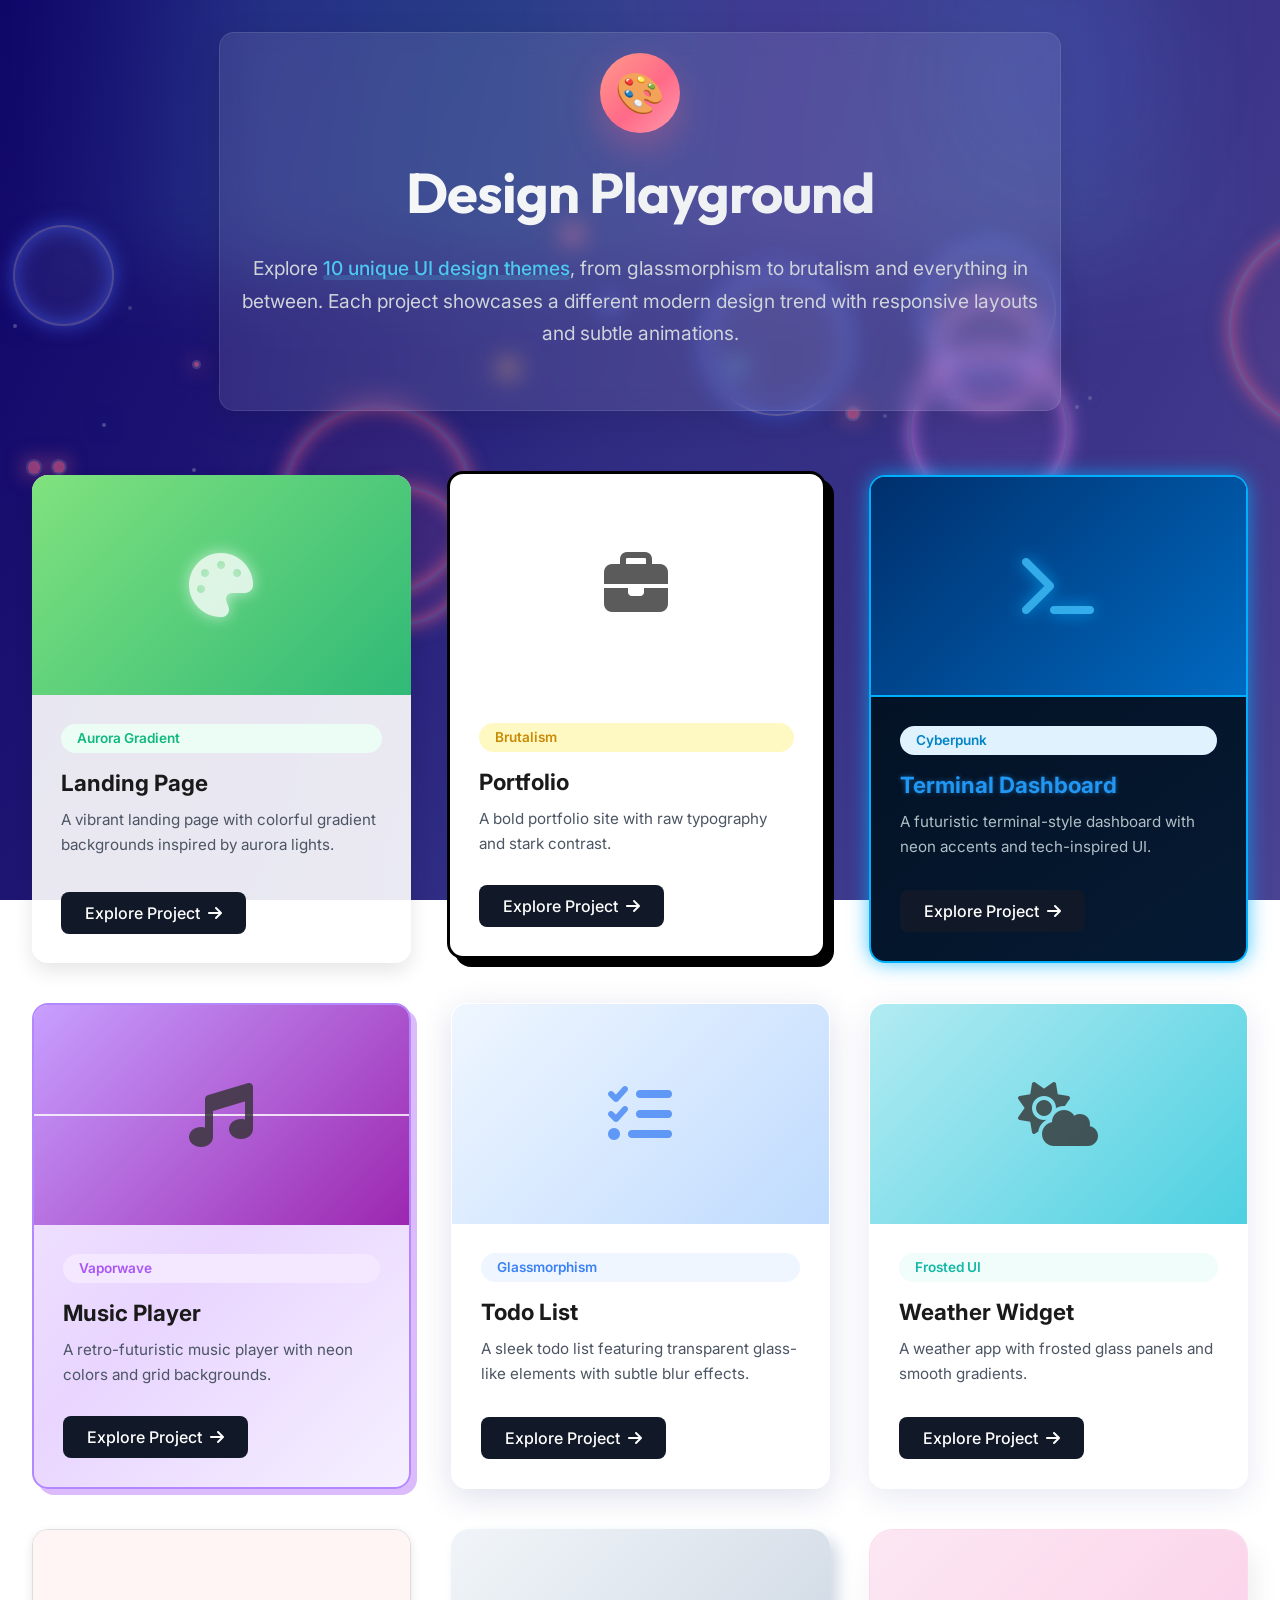
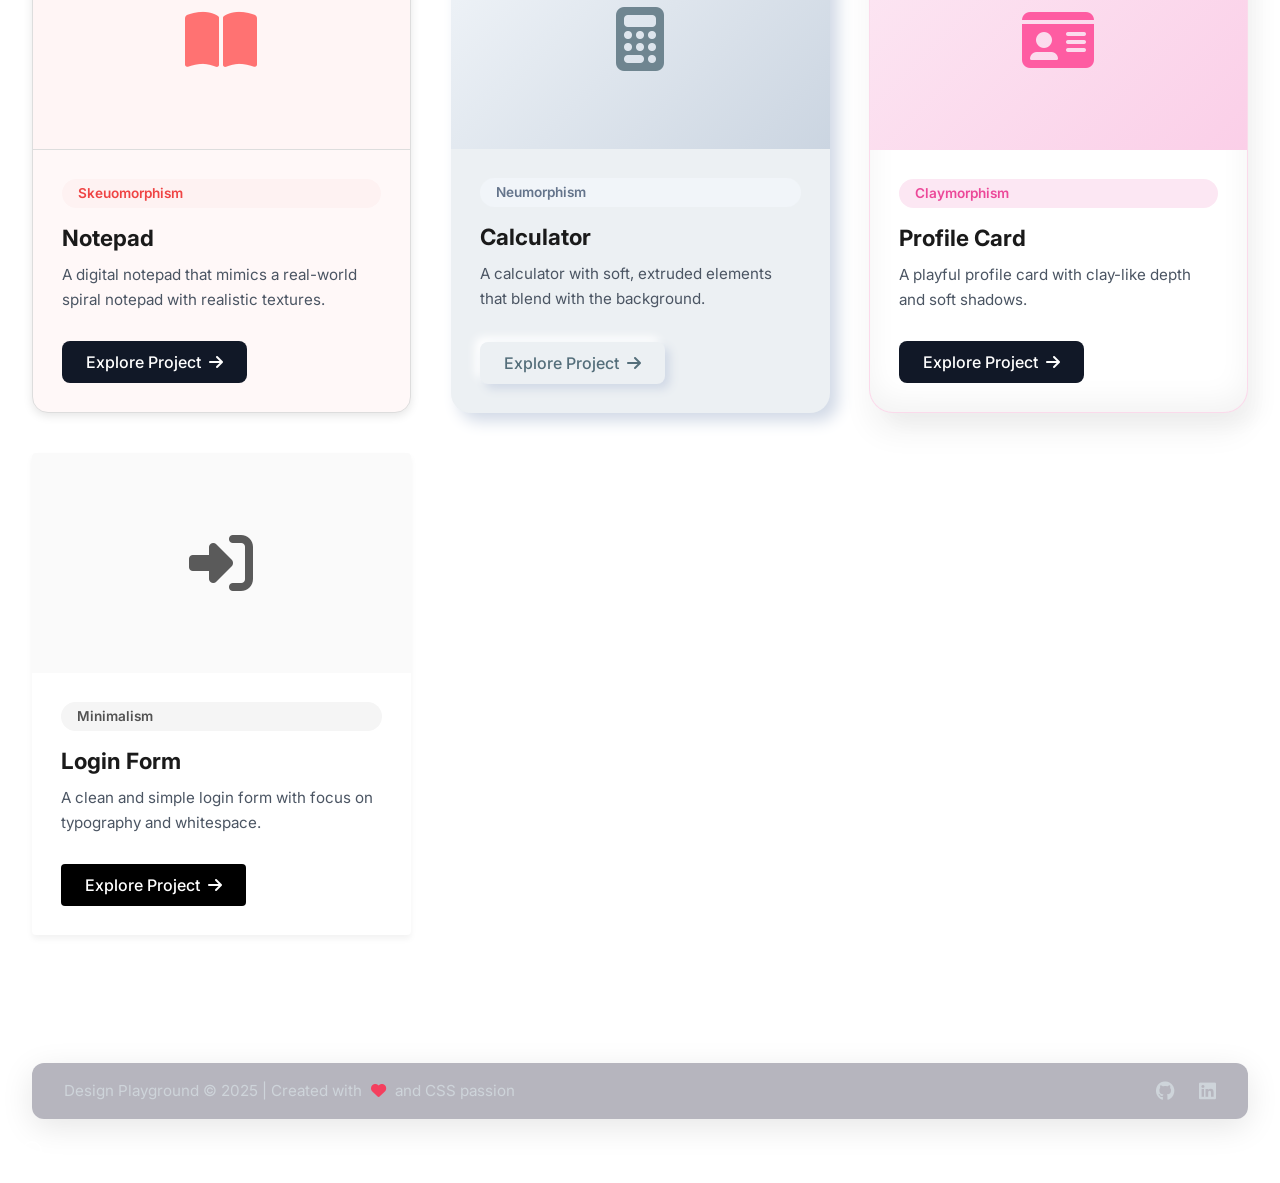
<file: index.html>
<!DOCTYPE html>
<html lang="en">
<head>
    <meta charset="UTF-8">
    <meta name="viewport" content="width=device-width, initial-scale=1.0">
    <title>Design Playground | Premium UI Collection</title>
    <link href="https://fonts.googleapis.com/css2?family=Inter:wght@300;400;500;600;700&family=Outfit:wght@300;400;500;600;700&display=swap" rel="stylesheet">
    <link rel="stylesheet" href="https://cdnjs.cloudflare.com/ajax/libs/font-awesome/6.4.0/css/all.min.css">
    <link rel="stylesheet" href="styles.css">
</head>
<body>
    <!-- Enhanced animated background with northern lights effect -->
    <div class="animated-bg">
        <div class="bubbles">
            <span style="--i:11;"></span>
            <span style="--i:12;"></span>
            <span style="--i:24;"></span>
            <span style="--i:10;"></span>
            <span style="--i:14;"></span>
            <span style="--i:23;"></span>
            <span style="--i:18;"></span>
            <span style="--i:16;"></span>
            <span style="--i:19;"></span>
            <span style="--i:20;"></span>
            <span style="--i:22;"></span>
            <span style="--i:25;"></span>
            <span style="--i:18;"></span>
            <span style="--i:21;"></span>
            <span style="--i:15;"></span>
            <span style="--i:13;"></span>
            <span style="--i:26;"></span>
            <span style="--i:17;"></span>
            <span style="--i:13;"></span>
            <span style="--i:28;"></span>
            <span style="--i:11;"></span>
            <span style="--i:12;"></span>
            <span style="--i:24;"></span>
            <span style="--i:10;"></span>
            <span style="--i:14;"></span>
            <span style="--i:23;"></span>
            <span style="--i:18;"></span>
            <span style="--i:16;"></span>
            <span style="--i:19;"></span>
            <span style="--i:20;"></span>
        </div>
    </div>
    
    <div class="container">
        <header>
            <div class="header-content" style="background: rgba(255, 255, 255, 0.1); backdrop-filter: blur(10px); border-radius: 15px; padding: 20px;">
                <span class="icon-badge">🎨</span>
                <h1>Design Playground</h1>
                <div class="subtitle-wrapper">
                    <p class="subtitle">
                        Explore <span class="highlight">10 unique UI design themes</span>, from glassmorphism to brutalism and everything in between. 
                        Each project showcases a different modern design trend with responsive layouts and subtle animations.
                    </p>
                </div>
                <div class="header-decoration"></div>
            </div>
        </header>

        <div class="projects-grid">
            <!-- Aurora Gradient Card - Full-width landing page -->
            <a href="aurora-gradient-landing-page/index.html" class="project-card-wrapper">
                <div class="project-card aurora-card">
                    <div class="card-image">
                        <div class="image-placeholder">
                            <i class="fas fa-palette"></i>
                        </div>
                        <div class="card-overlay">
                            <span><i class="fas fa-eye"></i> View Project</span>
                        </div>
                    </div>
                    <div class="card-content">
                        <span class="project-tag aurora">Aurora Gradient</span>
                        <h3 class="project-title">Landing Page</h3>
                        <p class="project-description">A vibrant landing page with colorful gradient backgrounds inspired by aurora lights.</p>
                        <div class="project-link">
                            Explore Project <i class="fas fa-arrow-right"></i>
                        </div>
                    </div>
                </div>
            </a>

            <!-- Brutalism Card - Portfolio site with multiple sections -->
            <a href="brutalist-portfolio/index.html" class="project-card-wrapper">
                <div class="project-card brutalism-card">
                    <div class="card-image">
                        <div class="image-placeholder">
                            <i class="fas fa-briefcase"></i>
                        </div>
                        <div class="card-overlay">
                            <span><i class="fas fa-eye"></i> View Project</span>
                        </div>
                    </div>
                    <div class="card-content">
                        <span class="project-tag brutalism">Brutalism</span>
                        <h3 class="project-title">Portfolio</h3>
                        <p class="project-description">A bold portfolio site with raw typography and stark contrast.</p>
                        <div class="project-link">
                            Explore Project <i class="fas fa-arrow-right"></i>
                        </div>
                    </div>
                </div>
            </a>
            
            <!-- Cyberpunk Card - Complex dashboard layout -->
            <a href="cyberpunk-terminal-dashboard/index.html" class="project-card-wrapper">
                <div class="project-card cyberpunk-card">
                    <div class="card-image">
                        <div class="image-placeholder">
                            <i class="fas fa-terminal"></i>
                        </div>
                        <div class="card-overlay">
                            <span><i class="fas fa-eye"></i> View Project</span>
                        </div>
                    </div>
                    <div class="card-content">
                        <span class="project-tag cyberpunk">Cyberpunk</span>
                        <h3 class="project-title">Terminal Dashboard</h3>
                        <p class="project-description">A futuristic terminal-style dashboard with neon accents and tech-inspired UI.</p>
                        <div class="project-link">
                            Explore Project <i class="fas fa-arrow-right"></i>
                        </div>
                    </div>
                </div>
            </a>

            <!-- Vaporwave Card - Music player with multiple controls -->
            <a href="vaporwave-music-player/index.html" class="project-card-wrapper">
                <div class="project-card vaporwave-card">
                    <div class="card-image">
                        <div class="image-placeholder">
                            <i class="fas fa-music"></i>
                        </div>
                        <div class="card-overlay">
                            <span><i class="fas fa-eye"></i> View Project</span>
                        </div>
                    </div>
                    <div class="card-content">
                        <span class="project-tag vaporwave">Vaporwave</span>
                        <h3 class="project-title">Music Player</h3>
                        <p class="project-description">A retro-futuristic music player with neon colors and grid backgrounds.</p>
                        <div class="project-link">
                            Explore Project <i class="fas fa-arrow-right"></i>
                        </div>
                    </div>
                </div>
            </a>

            <!-- Glassmorphism Card - Todo list with multiple items -->
            <a href="glassmorphic-todo-list/index.html" class="project-card-wrapper">
                <div class="project-card glassmorphism-card">
                    <div class="card-image">
                        <div class="image-placeholder">
                            <i class="fas fa-tasks"></i>
                        </div>
                        <div class="card-overlay">
                            <span><i class="fas fa-eye"></i> View Project</span>
                        </div>
                    </div>
                    <div class="card-content">
                        <span class="project-tag glassmorphism">Glassmorphism</span>
                        <h3 class="project-title">Todo List</h3>
                        <p class="project-description">A sleek todo list featuring transparent glass-like elements with subtle blur effects.</p>
                        <div class="project-link">
                            Explore Project <i class="fas fa-arrow-right"></i>
                        </div>
                    </div>
                </div>
            </a>

            <!-- Frosted UI Card - Weather widget with data visualization -->
            <a href="frosted-ui-weather-widget/index.html" class="project-card-wrapper">
                <div class="project-card frosted-card">
                    <div class="card-image">
                        <div class="image-placeholder">
                            <i class="fas fa-cloud-sun"></i>
                        </div>
                        <div class="card-overlay">
                            <span><i class="fas fa-eye"></i> View Project</span>
                        </div>
                    </div>
                    <div class="card-content">
                        <span class="project-tag frosted">Frosted UI</span>
                        <h3 class="project-title">Weather Widget</h3>
                        <p class="project-description">A weather app with frosted glass panels and smooth gradients.</p>
                        <div class="project-link">
                            Explore Project <i class="fas fa-arrow-right"></i>
                        </div>
                    </div>
                </div>
            </a>

            <!-- Skeuomorphism Card - Notepad with paper texture -->
            <a href="skeuomorphic-notepad/index.html" class="project-card-wrapper">
                <div class="project-card skeuomorphism-card">
                    <div class="card-image">
                        <div class="image-placeholder">
                            <i class="fas fa-book-open"></i>
                        </div>
                        <div class="card-overlay">
                            <span><i class="fas fa-eye"></i> View Project</span>
                        </div>
                    </div>
                    <div class="card-content">
                        <span class="project-tag skeuomorphism">Skeuomorphism</span>
                        <h3 class="project-title">Notepad</h3>
                        <p class="project-description">A digital notepad that mimics a real-world spiral notepad with realistic textures.</p>
                        <div class="project-link">
                            Explore Project <i class="fas fa-arrow-right"></i>
                        </div>
                    </div>
                </div>
            </a>

            <!-- Neumorphism Card - Calculator with buttons -->
            <a href="neumorphic-calculator/index.html" class="project-card-wrapper">
                <div class="project-card neumorphism-card">
                    <div class="card-image">
                        <div class="image-placeholder">
                            <i class="fas fa-calculator"></i>
                        </div>
                        <div class="card-overlay">
                            <span><i class="fas fa-eye"></i> View Project</span>
                        </div>
                    </div>
                    <div class="card-content">
                        <span class="project-tag neumorphism">Neumorphism</span>
                        <h3 class="project-title">Calculator</h3>
                        <p class="project-description">A calculator with soft, extruded elements that blend with the background.</p>
                        <div class="project-link">
                            Explore Project <i class="fas fa-arrow-right"></i>
                        </div>
                    </div>
                </div>
            </a>

            <!-- Claymorphism Card - Profile card -->
            <a href="claymorphic-profile-card/index.html" class="project-card-wrapper">
                <div class="project-card claymorphism-card">
                    <div class="card-image">
                        <div class="image-placeholder">
                            <i class="fas fa-id-card"></i>
                        </div>
                        <div class="card-overlay">
                            <span><i class="fas fa-eye"></i> View Project</span>
                        </div>
                    </div>
                    <div class="card-content">
                        <span class="project-tag claymorphism">Claymorphism</span>
                        <h3 class="project-title">Profile Card</h3>
                        <p class="project-description">A playful profile card with clay-like depth and soft shadows.</p>
                        <div class="project-link">
                            Explore Project <i class="fas fa-arrow-right"></i>
                        </div>
                    </div>
                </div>
            </a>

            <!-- Minimalism Card - Simple login form -->
            <a href="minimalist-login-form/index.html" class="project-card-wrapper">
                <div class="project-card minimalism-card">
                    <div class="card-image">
                        <div class="image-placeholder">
                            <i class="fas fa-sign-in-alt"></i>
                        </div>
                        <div class="card-overlay">
                            <span><i class="fas fa-eye"></i> View Project</span>
                        </div>
                    </div>
                    <div class="card-content">
                        <span class="project-tag minimalism">Minimalism</span>
                        <h3 class="project-title">Login Form</h3>
                        <p class="project-description">A clean and simple login form with focus on typography and whitespace.</p>
                        <div class="project-link">
                            Explore Project <i class="fas fa-arrow-right"></i>
                        </div>
                    </div>
                </div>
            </a>
        </div>

        <!-- Color transition background -->
        <div class="color-transition-bg"></div>

        <footer>
            <div class="footer-content">
                <p>Design Playground © 2025 | Created with <i class="fas fa-heart"></i> and CSS passion</p>
                <div class="footer-links">
                    <a href="https://github.com/vitthalr" target="_blank" rel="noopener"><i class="fab fa-github"></i></a>
                    <a href="https://www.linkedin.com/in/vitthalroonwal/" target="_blank" rel="noopener"><i class="fab fa-linkedin"></i></a>
                </div>
                <!-- Removed theme-toggle button as colors auto-change now -->
            </div>
        </footer>
    </div>

    <div class="cursor"></div>
    
    <script>
        // Custom cursor effect
        const cursor = document.querySelector('.cursor');
        
        document.addEventListener('mousemove', (e) => {
            cursor.style.left = e.clientX + 'px';
            cursor.style.top = e.clientY + 'px';
        });
        
        document.addEventListener('mousedown', () => {
            cursor.classList.add('cursor-click');
        });
        
        document.addEventListener('mouseup', () => {
            cursor.classList.remove('cursor-click');
        });
        
        // Card hover enhancement
        const cards = document.querySelectorAll('.project-card-wrapper');
        
        cards.forEach(card => {
            card.addEventListener('mouseenter', () => {
                cursor.classList.add('cursor-hover');
            });
            
            card.addEventListener('mouseleave', () => {
                cursor.classList.remove('cursor-hover');
            });
        });

        // Enhanced animation initialization script
        document.addEventListener('DOMContentLoaded', function() {
            // Ensure bubbles have random starting positions
            const bubbles = document.querySelectorAll('.bubbles span');
            
            bubbles.forEach(bubble => {
                // Force reflow to restart animations
                void bubble.offsetWidth;
                
                // Randomize starting positions
                const randomLeft = Math.floor(Math.random() * 100);
                bubble.style.left = `${randomLeft}%`;
                
                // Randomize vertical starting positions (somewhere in the middle)
                const randomTop = Math.floor(Math.random() * 30) + 25; // 25% to 55% from top
                bubble.style.top = `${randomTop}%`;
                
                // Randomize animation delay for more natural movement
                const randomDelay = Math.random() * 15;
                bubble.style.animationDelay = `${randomDelay}s`;
                
                // Randomize sizes slightly
                const size = parseInt(getComputedStyle(bubble).width);
                const sizeVariation = Math.random() * 30 - 15; // -15px to +15px
                const newSize = size + sizeVariation;
                bubble.style.width = `${newSize}px`;
                bubble.style.height = `${newSize}px`;
                
                // Ensure animations are running
                bubble.style.animationPlayState = 'running';
            });
            
            // Force the animated background to be visible
            document.querySelector('.animated-bg').style.display = 'block';
            document.querySelector('.animated-bg').style.opacity = '1';
            
            // Remove any potential background from body that could be covering animations
            document.body.style.background = 'none';
        });
    </script>
</body>
</html>
</file>
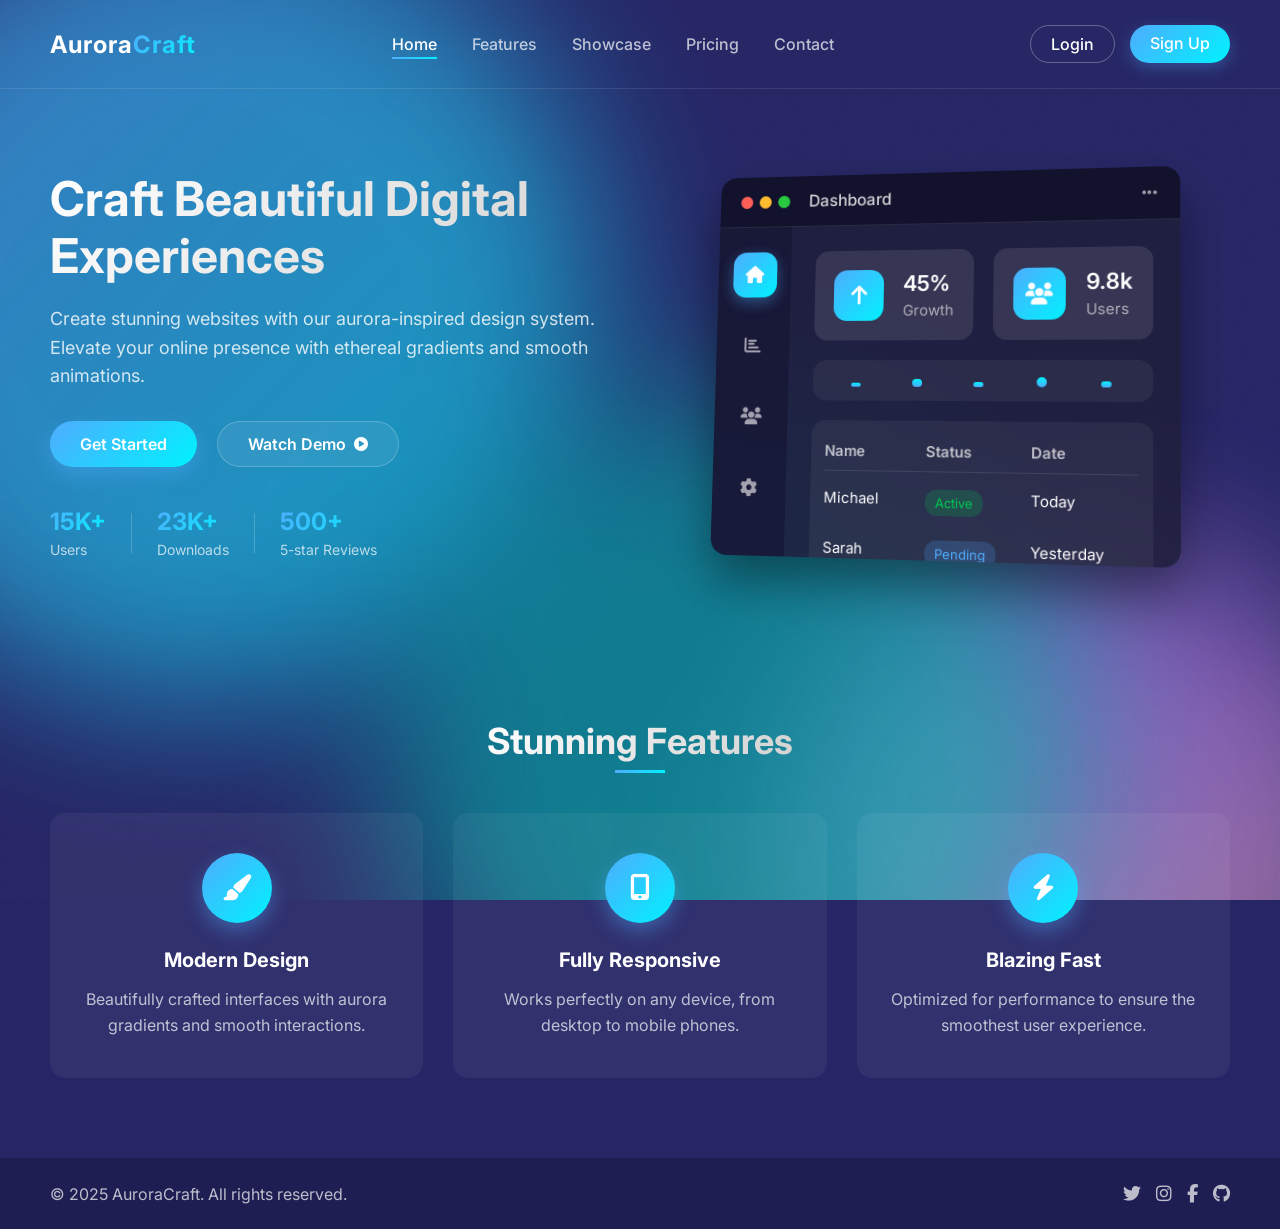
<file: aurora-gradient-landing-page/index.html>
<!DOCTYPE html>
<html lang="en">
<head>
    <meta charset="UTF-8">
    <meta name="viewport" content="width=device-width, initial-scale=1.0">
    <title>Aurora Gradient Landing Page</title>
    <link rel="stylesheet" href="styles.css">
    <link href="https://fonts.googleapis.com/css2?family=Inter:wght@300;400;500;600;700&display=swap" rel="stylesheet">
    <link rel="stylesheet" href="https://cdnjs.cloudflare.com/ajax/libs/font-awesome/6.4.0/css/all.min.css">
</head>
<body>
    <div class="aurora-bg">
        <div class="aurora-blob a1"></div>
        <div class="aurora-blob a2"></div>
        <div class="aurora-blob a3"></div>
        <div class="noise"></div>
    </div>
    
    <header>
        <div class="logo">Aurora<span>Craft</span></div>
        <nav>
            <ul>
                <li><a href="#" class="active">Home</a></li>
                <li><a href="#">Features</a></li>
                <li><a href="#">Showcase</a></li>
                <li><a href="#">Pricing</a></li>
                <li><a href="#">Contact</a></li>
            </ul>
        </nav>
        <div class="header-btns">
            <a href="#" class="login-btn">Login</a>
            <a href="#" class="signup-btn">Sign Up</a>
        </div>
        <div class="mobile-menu-btn">
            <i class="fas fa-bars"></i>
        </div>
    </header>
    
    <main>
        <section class="hero">
            <div class="hero-content">
                <h1>Craft Beautiful Digital<br>Experiences</h1>
                <p>Create stunning websites with our aurora-inspired design system. Elevate your online presence with ethereal gradients and smooth animations.</p>
                <div class="hero-btns">
                    <a href="#" class="primary-btn">Get Started</a>
                    <a href="#" class="secondary-btn">Watch Demo <i class="fas fa-play-circle"></i></a>
                </div>
                
                <div class="stats">
                    <div class="stat-item">
                        <span class="stat-value">15K+</span>
                        <span class="stat-label">Users</span>
                    </div>
                    <div class="stat-divider"></div>
                    <div class="stat-item">
                        <span class="stat-value">23K+</span>
                        <span class="stat-label">Downloads</span>
                    </div>
                    <div class="stat-divider"></div>
                    <div class="stat-item">
                        <span class="stat-value">500+</span>
                        <span class="stat-label">5-star Reviews</span>
                    </div>
                </div>
            </div>
            
            <div class="hero-image">
                <div class="device-mockup">
                    <div class="dashboard-mockup">
                        <div class="mockup-header">
                            <div class="mockup-dots">
                                <span></span>
                                <span></span>
                                <span></span>
                            </div>
                            <div class="mockup-title">Dashboard</div>
                            <div class="mockup-actions"><i class="fas fa-ellipsis-h"></i></div>
                        </div>
                        <div class="mockup-content">
                            <div class="mockup-sidebar">
                                <div class="sidebar-item active"><i class="fas fa-home"></i></div>
                                <div class="sidebar-item"><i class="fas fa-chart-bar"></i></div>
                                <div class="sidebar-item"><i class="fas fa-users"></i></div>
                                <div class="sidebar-item"><i class="fas fa-cog"></i></div>
                            </div>
                            <div class="mockup-main">
                                <div class="mockup-stats">
                                    <div class="stat-box">
                                        <div class="stat-icon"><i class="fas fa-arrow-up"></i></div>
                                        <div class="stat-info">
                                            <div class="stat-number">45%</div>
                                            <div class="stat-text">Growth</div>
                                        </div>
                                    </div>
                                    <div class="stat-box">
                                        <div class="stat-icon"><i class="fas fa-users"></i></div>
                                        <div class="stat-info">
                                            <div class="stat-number">9.8k</div>
                                            <div class="stat-text">Users</div>
                                        </div>
                                    </div>
                                </div>
                                <div class="mockup-chart">
                                    <div class="chart-bar" style="height: 30%;"></div>
                                    <div class="chart-bar" style="height: 60%;"></div>
                                    <div class="chart-bar" style="height: 40%;"></div>
                                    <div class="chart-bar" style="height: 80%;"></div>
                                    <div class="chart-bar" style="height: 50%;"></div>
                                </div>
                                <div class="mockup-table">
                                    <div class="table-row header">
                                        <div class="table-cell">Name</div>
                                        <div class="table-cell">Status</div>
                                        <div class="table-cell">Date</div>
                                    </div>
                                    <div class="table-row">
                                        <div class="table-cell">Michael</div>
                                        <div class="table-cell"><span class="status green">Active</span></div>
                                        <div class="table-cell">Today</div>
                                    </div>
                                    <div class="table-row">
                                        <div class="table-cell">Sarah</div>
                                        <div class="table-cell"><span class="status blue">Pending</span></div>
                                        <div class="table-cell">Yesterday</div>
                                    </div>
                                </div>
                            </div>
                        </div>
                    </div>
                    <div class="reflection"></div>
                </div>
            </div>
        </section>
        
        <section class="features">
            <h2>Stunning Features</h2>
            <div class="feature-grid">
                <div class="feature-card">
                    <div class="feature-icon">
                        <i class="fas fa-paint-brush"></i>
                    </div>
                    <h3>Modern Design</h3>
                    <p>Beautifully crafted interfaces with aurora gradients and smooth interactions.</p>
                </div>
                <div class="feature-card">
                    <div class="feature-icon">
                        <i class="fas fa-mobile-alt"></i>
                    </div>
                    <h3>Fully Responsive</h3>
                    <p>Works perfectly on any device, from desktop to mobile phones.</p>
                </div>
                <div class="feature-card">
                    <div class="feature-icon">
                        <i class="fas fa-bolt"></i>
                    </div>
                    <h3>Blazing Fast</h3>
                    <p>Optimized for performance to ensure the smoothest user experience.</p>
                </div>
            </div>
        </section>
    </main>
    
    <footer>
        <div class="footer-content">
            <p>&copy; 2025 AuroraCraft. All rights reserved.</p>
            <div class="social-links">
                <a href="#"><i class="fab fa-twitter"></i></a>
                <a href="#"><i class="fab fa-instagram"></i></a>
                <a href="#"><i class="fab fa-facebook-f"></i></a>
                <a href="#"><i class="fab fa-github"></i></a>
            </div>
        </div>
    </footer>
</body>
</html>
</file>
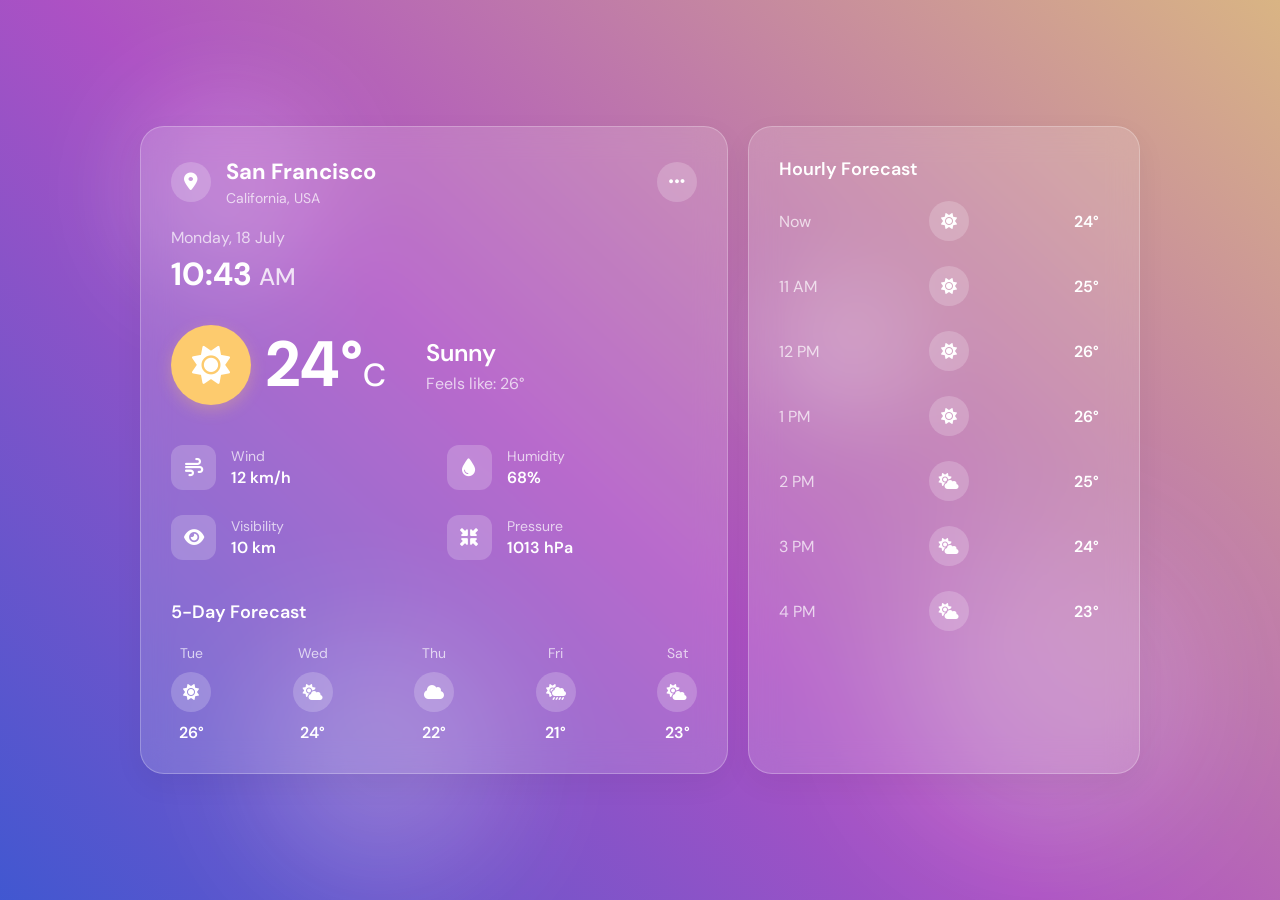
<file: frosted-ui-weather-widget/index.html>
<!DOCTYPE html>
<html lang="en">
<head>
    <meta charset="UTF-8">
    <meta name="viewport" content="width=device-width, initial-scale=1.0">
    <title>Frosted UI Weather Widget</title>
    <link rel="stylesheet" href="styles.css">
    <link href="https://fonts.googleapis.com/css2?family=DM+Sans:wght@400;500;700&display=swap" rel="stylesheet">
    <link rel="stylesheet" href="https://cdnjs.cloudflare.com/ajax/libs/font-awesome/6.4.0/css/all.min.css">
</head>
<body>
    <div class="background">
        <div class="gradient-bg"></div>
        <div class="clouds">
            <div class="cloud cloud-1"></div>
            <div class="cloud cloud-2"></div>
            <div class="cloud cloud-3"></div>
            <div class="cloud cloud-4"></div>
        </div>
    </div>
    
    <div class="container">
        <div class="weather-widget">
            <div class="glass-panel">
                <div class="location-header">
                    <div class="location">
                        <div class="location-icon">
                            <i class="fas fa-map-marker-alt"></i>
                        </div>
                        <div class="location-info">
                            <h1>San Francisco</h1>
                            <p>California, USA</p>
                        </div>
                    </div>
                    <button class="settings-btn">
                        <i class="fas fa-ellipsis-h"></i>
                    </button>
                </div>
                
                <div class="date-time">
                    <div class="date">Monday, 18 July</div>
                    <div class="time">10:43 <span>AM</span></div>
                </div>
                
                <div class="current-weather">
                    <div class="temperature">
                        <div class="weather-icon">
                            <i class="fas fa-sun"></i>
                        </div>
                        <div class="temp-value">24°<span>C</span></div>
                    </div>
                    <div class="weather-info">
                        <div class="weather-status">Sunny</div>
                        <div class="feels-like">Feels like: 26°</div>
                    </div>
                </div>
                
                <div class="details">
                    <div class="detail-item">
                        <div class="detail-icon">
                            <i class="fas fa-wind"></i>
                        </div>
                        <div class="detail-info">
                            <div class="detail-label">Wind</div>
                            <div class="detail-value">12 km/h</div>
                        </div>
                    </div>
                    
                    <div class="detail-item">
                        <div class="detail-icon">
                            <i class="fas fa-tint"></i>
                        </div>
                        <div class="detail-info">
                            <div class="detail-label">Humidity</div>
                            <div class="detail-value">68%</div>
                        </div>
                    </div>
                    
                    <div class="detail-item">
                        <div class="detail-icon">
                            <i class="fas fa-eye"></i>
                        </div>
                        <div class="detail-info">
                            <div class="detail-label">Visibility</div>
                            <div class="detail-value">10 km</div>
                        </div>
                    </div>
                    
                    <div class="detail-item">
                        <div class="detail-icon">
                            <i class="fas fa-compress-arrows-alt"></i>
                        </div>
                        <div class="detail-info">
                            <div class="detail-label">Pressure</div>
                            <div class="detail-value">1013 hPa</div>
                        </div>
                    </div>
                </div>
                
                <div class="forecast">
                    <h2>5-Day Forecast</h2>
                    <div class="forecast-list">
                        <div class="forecast-item">
                            <div class="forecast-day">Tue</div>
                            <div class="forecast-icon">
                                <i class="fas fa-sun"></i>
                            </div>
                            <div class="forecast-temp">26°</div>
                        </div>
                        
                        <div class="forecast-item">
                            <div class="forecast-day">Wed</div>
                            <div class="forecast-icon">
                                <i class="fas fa-cloud-sun"></i>
                            </div>
                            <div class="forecast-temp">24°</div>
                        </div>
                        
                        <div class="forecast-item">
                            <div class="forecast-day">Thu</div>
                            <div class="forecast-icon">
                                <i class="fas fa-cloud"></i>
                            </div>
                            <div class="forecast-temp">22°</div>
                        </div>
                        
                        <div class="forecast-item">
                            <div class="forecast-day">Fri</div>
                            <div class="forecast-icon">
                                <i class="fas fa-cloud-sun-rain"></i>
                            </div>
                            <div class="forecast-temp">21°</div>
                        </div>
                        
                        <div class="forecast-item">
                            <div class="forecast-day">Sat</div>
                            <div class="forecast-icon">
                                <i class="fas fa-cloud-sun"></i>
                            </div>
                            <div class="forecast-temp">23°</div>
                        </div>
                    </div>
                </div>
            </div>
            
            <div class="glass-panel hourly-forecast">
                <h2>Hourly Forecast</h2>
                <div class="hour-list">
                    <div class="hour-item">
                        <div class="hour-time">Now</div>
                        <div class="hour-icon">
                            <i class="fas fa-sun"></i>
                        </div>
                        <div class="hour-temp">24°</div>
                    </div>
                    
                    <div class="hour-item">
                        <div class="hour-time">11 AM</div>
                        <div class="hour-icon">
                            <i class="fas fa-sun"></i>
                        </div>
                        <div class="hour-temp">25°</div>
                    </div>
                    
                    <div class="hour-item">
                        <div class="hour-time">12 PM</div>
                        <div class="hour-icon">
                            <i class="fas fa-sun"></i>
                        </div>
                        <div class="hour-temp">26°</div>
                    </div>
                    
                    <div class="hour-item">
                        <div class="hour-time">1 PM</div>
                        <div class="hour-icon">
                            <i class="fas fa-sun"></i>
                        </div>
                        <div class="hour-temp">26°</div>
                    </div>
                    
                    <div class="hour-item">
                        <div class="hour-time">2 PM</div>
                        <div class="hour-icon">
                            <i class="fas fa-cloud-sun"></i>
                        </div>
                        <div class="hour-temp">25°</div>
                    </div>
                    
                    <div class="hour-item">
                        <div class="hour-time">3 PM</div>
                        <div class="hour-icon">
                            <i class="fas fa-cloud-sun"></i>
                        </div>
                        <div class="hour-temp">24°</div>
                    </div>
                    
                    <div class="hour-item">
                        <div class="hour-time">4 PM</div>
                        <div class="hour-icon">
                            <i class="fas fa-cloud-sun"></i>
                        </div>
                        <div class="hour-temp">23°</div>
                    </div>
                </div>
            </div>
        </div>
    </div>
</body>
</html>
</file>
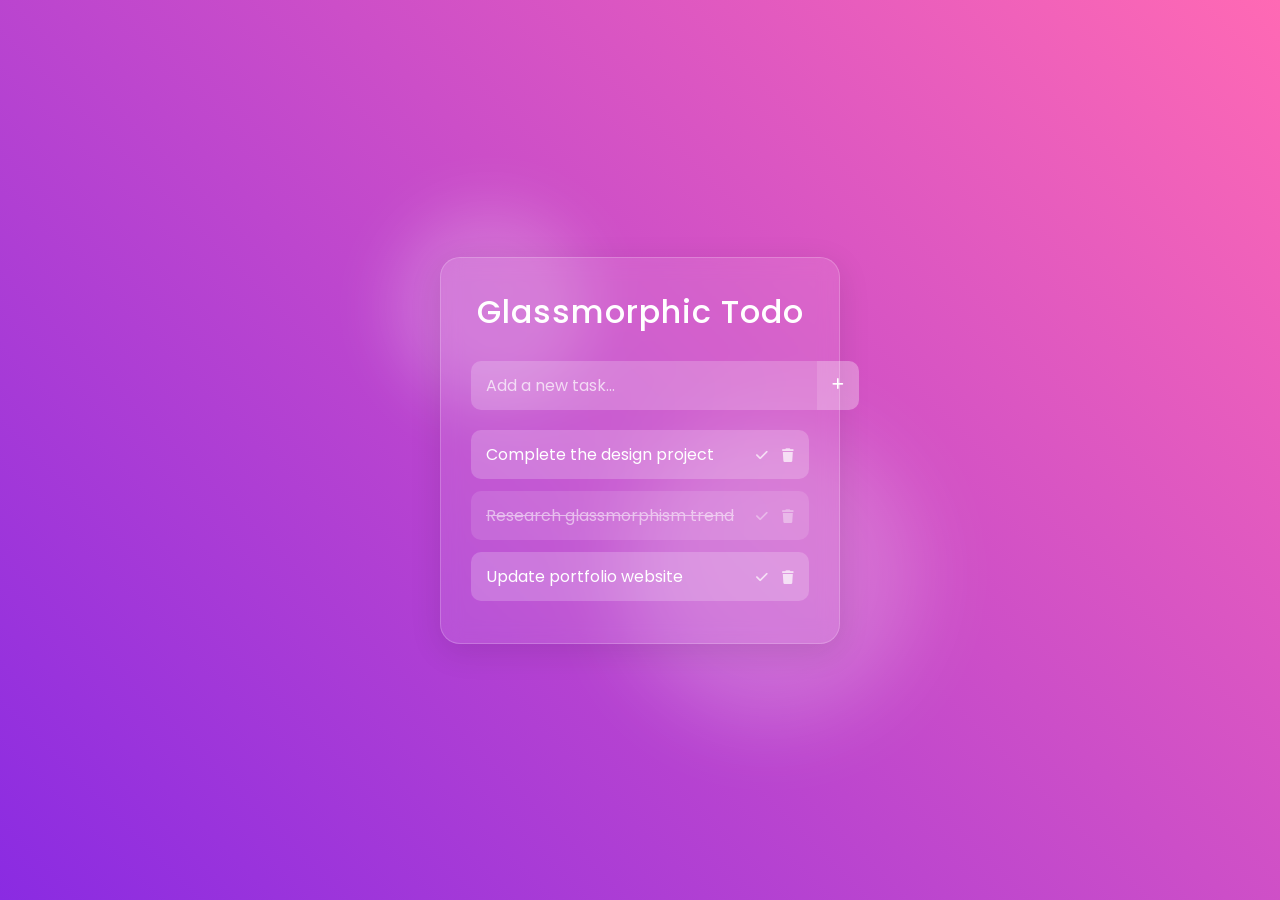
<file: glassmorphic-todo-list/index.html>
<!DOCTYPE html>
<html lang="en">
<head>
    <meta charset="UTF-8">
    <meta name="viewport" content="width=device-width, initial-scale=1.0">
    <title>Glassmorphic Todo List</title>
    <link rel="stylesheet" href="styles.css">
    <link href="https://fonts.googleapis.com/css2?family=Poppins:wght@300;400;500;600&display=swap" rel="stylesheet">
    <link rel="stylesheet" href="https://cdnjs.cloudflare.com/ajax/libs/font-awesome/6.4.0/css/all.min.css">
</head>
<body>
    <div class="container">
        <div class="glass-card">
            <h1>Glassmorphic Todo</h1>
            <div class="input-container">
                <input type="text" id="task-input" placeholder="Add a new task...">
                <button id="add-btn"><i class="fas fa-plus"></i></button>
            </div>
            <ul class="task-list">
                <li class="task-item">
                    <span class="task-text">Complete the design project</span>
                    <div class="task-actions">
                        <button class="complete-btn"><i class="fas fa-check"></i></button>
                        <button class="delete-btn"><i class="fas fa-trash"></i></button>
                    </div>
                </li>
                <li class="task-item completed">
                    <span class="task-text">Research glassmorphism trend</span>
                    <div class="task-actions">
                        <button class="complete-btn"><i class="fas fa-check"></i></button>
                        <button class="delete-btn"><i class="fas fa-trash"></i></button>
                    </div>
                </li>
                <li class="task-item">
                    <span class="task-text">Update portfolio website</span>
                    <div class="task-actions">
                        <button class="complete-btn"><i class="fas fa-check"></i></button>
                        <button class="delete-btn"><i class="fas fa-trash"></i></button>
                    </div>
                </li>
            </ul>
        </div>
    </div>
</body>
</html>
</file>
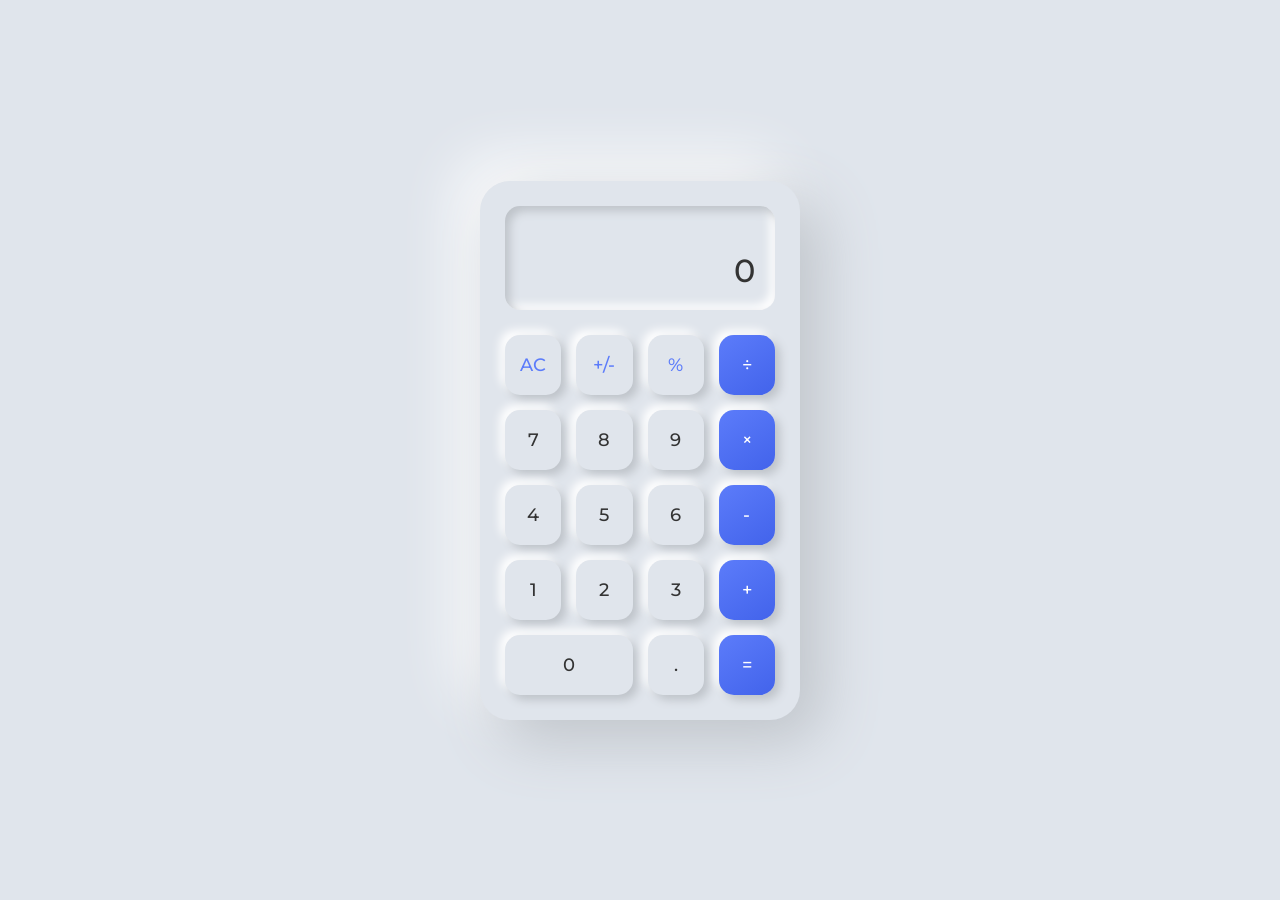
<file: neumorphic-calculator/index.html>
<!DOCTYPE html>
<html lang="en">
<head>
    <meta charset="UTF-8">
    <meta name="viewport" content="width=device-width, initial-scale=1.0">
    <title>Neumorphic Calculator</title>
    <link rel="stylesheet" href="styles.css">
    <link href="https://fonts.googleapis.com/css2?family=Montserrat:wght@400;500;600&display=swap" rel="stylesheet">
</head>
<body>
    <div class="calculator">
        <div class="display">
            <div class="previous-operand"></div>
            <div class="current-operand">0</div>
        </div>
        <div class="buttons">
            <button class="btn operator">AC</button>
            <button class="btn operator">+/-</button>
            <button class="btn operator">%</button>
            <button class="btn operator special">÷</button>
            
            <button class="btn number">7</button>
            <button class="btn number">8</button>
            <button class="btn number">9</button>
            <button class="btn operator special">×</button>
            
            <button class="btn number">4</button>
            <button class="btn number">5</button>
            <button class="btn number">6</button>
            <button class="btn operator special">-</button>
            
            <button class="btn number">1</button>
            <button class="btn number">2</button>
            <button class="btn number">3</button>
            <button class="btn operator special">+</button>
            
            <button class="btn number zero">0</button>
            <button class="btn number">.</button>
            <button class="btn operator special equals">=</button>
        </div>
    </div>
</body>
</html>
</file>
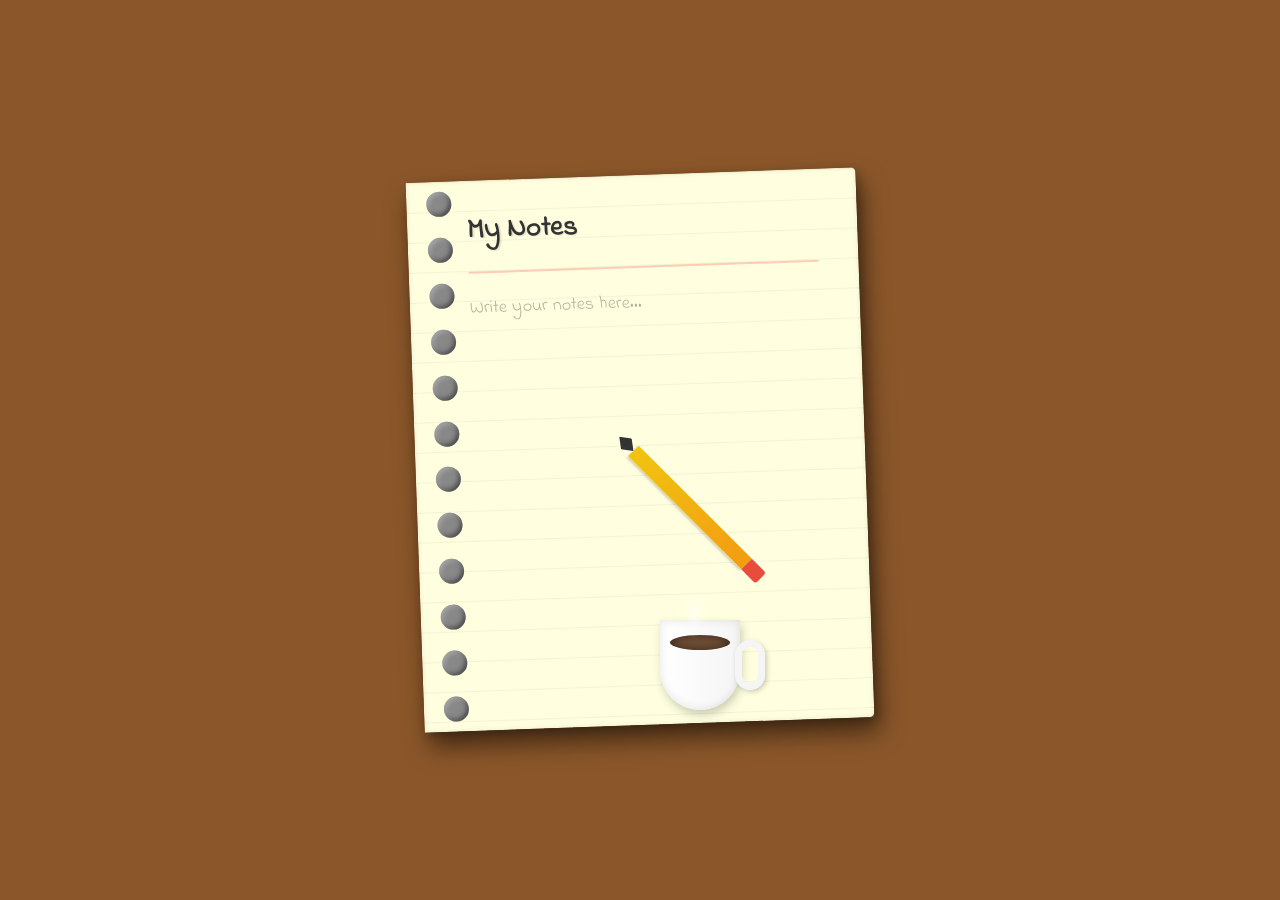
<file: skeuomorphic-notepad/index.html>
<!DOCTYPE html>
<html lang="en">
<head>
    <meta charset="UTF-8">
    <meta name="viewport" content="width=device-width, initial-scale=1.0">
    <title>Skeuomorphic Notepad</title>
    <link rel="stylesheet" href="styles.css">
    <link href="https://fonts.googleapis.com/css2?family=Indie+Flower&family=Roboto:wght@400;500&display=swap" rel="stylesheet">
    <link rel="stylesheet" href="https://cdnjs.cloudflare.com/ajax/libs/font-awesome/6.4.0/css/all.min.css">
</head>
<body>
    <div class="desk">
        <div class="notepad">
            <div class="notepad-spiral">
                <div class="spiral-ring"></div>
                <div class="spiral-ring"></div>
                <div class="spiral-ring"></div>
                <div class="spiral-ring"></div>
                <div class="spiral-ring"></div>
                <div class="spiral-ring"></div>
                <div class="spiral-ring"></div>
                <div class="spiral-ring"></div>
                <div class="spiral-ring"></div>
                <div class="spiral-ring"></div>
                <div class="spiral-ring"></div>
                <div class="spiral-ring"></div>
            </div>
            <div class="notepad-content">
                <h1>My Notes</h1>
                <div class="line"></div>
                <textarea placeholder="Write your notes here..."></textarea>
            </div>
        </div>
        
        <div class="stationery">
            <div class="pencil">
                <div class="pencil-tip"></div>
                <div class="pencil-body"></div>
                <div class="pencil-eraser"></div>
            </div>
            <div class="coffee-cup">
                <div class="cup-body">
                    <div class="cup-handle"></div>
                    <div class="coffee"></div>
                    <div class="steam"></div>
                </div>
            </div>
        </div>
    </div>
</body>
</html>
</file>
<file: styles.css>
/* Base Styles */
* {
    margin: 0;
    padding: 0;
    box-sizing: border-box;
    font-family: 'Inter', sans-serif;
}

:root {
    --primary-bg: #0e1129;
    --card-bg: #ffffff;
    --text-primary: #f8f9fa;
    --text-secondary: #ced4da;
    --accent-color: #4361ee;
    --hover-color: #3a56d4;
    --shadow-light: 0 10px 30px rgba(0, 0, 0, 0.1);
    --shadow-medium: 0 15px 35px rgba(0, 0, 0, 0.15);
    --shadow-dark: 0 20px 40px rgba(0, 0, 0, 0.2);
    --transition-slow: 0.5s ease;
    --transition-medium: 0.3s ease;
    --transition-fast: 0.15s ease;
    
    /* Theme colors for cards - updated saturation for better visual hierarchy */
    --glassmorphism-color: #4285f4;
    --cyberpunk-color: #00b0ff;
    --aurora-color: #00c853;
    --claymorphism-color: #ff3d90;
    --vaporwave-color: #b388ff;
    --brutalism-color: #ffab00; 
    --frosted-color: #00bfa5;
    --neumorphism-color: #546e7a;
    --skeuomorphism-color: #ff5252;
    --minimalism-color: #757575;
}

body {
    margin: 0;
    min-height: 100vh;
    padding: 2rem;
    color: var(--text-primary);
    position: relative;
    overflow-x: hidden; /* Prevent horizontal scroll from animations */
    background: none !important; /* Force removal of any background */
}

/* Northern Lights Background Effect */
.animated-bg {
    position: fixed;
    width: 100%;
    height: 100%;
    top: 0;
    left: 0;
    z-index: -2;
    background: linear-gradient(117deg, #0e0467, #8681be, #4646b5);
    background-size: 400% 400%;
    animation: hueCycle 10s linear infinite alternate;
    overflow: hidden;
    filter: hue-rotate(0deg);
}

/* Northern Lights Effect */
.animated-bg::before {
    content: "";
    position: absolute;
    top: 0;
    left: 0;
    width: 100%;
    height: 100%;
    background: 
        radial-gradient(ellipse at top, rgba(102, 219, 214, 0.1) 0%, transparent 60%),
        radial-gradient(ellipse at bottom, rgba(76, 201, 240, 0.1) 0%, transparent 40%);
    z-index: -1;
    mix-blend-mode: screen;
}

/* Add Northern Lights Animation */
.animated-bg::after {
    content: "";
    position: absolute;
    top: 0;
    left: 0;
    width: 100%;
    height: 60%;
    background: 
        linear-gradient(90deg, 
            transparent 0%, 
            rgba(76, 201, 240, 0.15) 20%, 
            rgba(16, 185, 129, 0.15) 40%, 
            rgba(130, 86, 208, 0.15) 60%, 
            rgba(76, 201, 240, 0.15) 80%, 
            transparent 100%);
    filter: blur(40px);
    mix-blend-mode: screen;
    transform: translateY(-50%);
    animation: northernLights 10s ease infinite alternate;
    z-index: -1;
}

/* Add new hue cycling animation */
@keyframes hueCycle {
    0% {
        filter: hue-rotate(0deg);
    }
    100% {
        filter: hue-rotate(20deg);
    }
}

@keyframes northernLights {
    0% {
        opacity: 0.5;
        transform: translateY(10%) skewX(5deg);
        filter: blur(40px) hue-rotate(0deg);
    }
    25% {
        opacity: 0.7;
    }
    50% {
        opacity: 0.6;
        transform: translateY(15%) skewX(-5deg);
        filter: blur(50px) hue-rotate(90deg);
    }
    75% {
        opacity: 0.8;
    }
    100% {
        opacity: 0.5;
        transform: translateY(10%) skewX(5deg);
        filter: blur(40px) hue-rotate(180deg);
    }
}

.bubbles {
    position: absolute;
    width: 100%;
    height: 100%;
    z-index: 0; /* Changed from -1 to 0 to ensure visibility */
    overflow: hidden;
    top: 0;
    left: 0;
}

.bubbles span {
    position: absolute;
    /* Position bubbles higher up initially (at 40% from top instead of bottom) */
    top: 40%; 
    background-color: rgba(255, 255, 255, 0.05); /* Added visible background */
    border: 2px solid rgba(255, 255, 255, 0.2);
    box-shadow: 0 0 20px rgba(67, 97, 238, 0.6), 
                inset 0 0 20px rgba(67, 97, 238, 0.6); /* Much stronger glow */
    border-radius: 50%;
    animation: floatingFromMiddle 15s linear infinite, huePulse 2s ease-in-out infinite;
}

.bubbles span:nth-child(even) {
    background-color: rgba(255, 106, 136, 0.05); /* Added visible background */
    border: 2px solid rgba(255, 255, 255, 0.15);
    box-shadow: 0 0 20px rgba(255, 106, 136, 0.6), 
                inset 0 0 20px rgba(255, 106, 136, 0.6); /* Much stronger glow */
    animation-delay: calc(var(--i) * 0.1s);
}

.bubbles span:nth-child(3n) {
    background-color: rgba(76, 201, 240, 0.05); /* Added visible background */
    border: 2px solid rgba(255, 255, 255, 0.15);
    box-shadow: 0 0 20px rgba(76, 201, 240, 0.6), 
                inset 0 0 20px rgba(76, 201, 240, 0.6); /* Much stronger glow */
    /* Add glow that matches northern lights */
    filter: hue-rotate(calc(var(--i) * 20deg));
    animation-delay: calc(var(--i) * 0.15s);
}

/* Add rapid color pulse effect to bubbles */
@keyframes huePulse {
    0% {
        filter: hue-rotate(calc(var(--i) * 10deg));
    }
    50% {
        filter: hue-rotate(calc(var(--i) * 10deg + 30deg));
    }
    100% {
        filter: hue-rotate(calc(var(--i) * 10deg));
    }
}

/* Make bubbles MUCH larger and more visible */
.bubbles span:nth-child(1) {
    width: 150px;
    height: 150px;
    left: 10%;
    top: 30%;
    animation-duration: 25s;
}

.bubbles span:nth-child(2) {
    width: 200px;
    height: 200px;
    left: 30%;
    top: 35%;
    animation-delay: 2s;
    animation-duration: 30s;
}

.bubbles span:nth-child(3) {
    width: 100px;
    height: 100px;
    left: 50%;
    top: 25%;
    animation-delay: 4s;
    animation-duration: 22s;
}

.bubbles span:nth-child(4) {
    width: 180px;
    height: 180px;
    left: 70%;
    top: 40%;
    animation-delay: 6s;
    animation-duration: 28s;
}

.bubbles span:nth-child(5) {
    width: 120px;
    height: 120px;
    left: 5%;
    top: 45%;
    animation-delay: 5s;
    animation-duration: 26s;
}

/* Continue the pattern for other bubbles, positioning them at different heights */
.bubbles span:nth-child(6) {
    width: 160px;
    height: 160px;
    left: 25%;
    top: 28%;
    animation-delay: 3s;
    animation-duration: 29s;
}

.bubbles span:nth-child(7) {
    width: 110px;
    height: 110px;
    left: 45%;
    top: 38%;
    animation-delay: 7s;
    animation-duration: 25s;
}

.bubbles span:nth-child(8) {
    width: 135px;
    height: 135px;
    left: 65%;
    top: 32%;
    animation-delay: 1s;
    animation-duration: 27s;
}

/* Updated animation for bubbles starting from middle */
@keyframes floatingFromMiddle {
    0% {
        transform: translateY(0) scale(1) rotate(0deg);
        opacity: 0;
    }
    5% {
        opacity: 0.3;
    }
    25% {
        opacity: 0.8;
        transform: translateY(-15vh) scale(1.1) rotate(180deg);
    }
    50% {
        opacity: 1;
        transform: translateY(-30vh) scale(1) rotate(360deg);
    }
    75% {
        opacity: 0.8;
        transform: translateY(-45vh) scale(0.9) rotate(540deg);
    }
    95% {
        opacity: 0.3;
    }
    100% {
        transform: translateY(-60vh) scale(1) rotate(720deg);
        opacity: 0;
    }
}

@keyframes gradientBG {
    0% { background-position: 0% 50%; }
    50% { background-position: 100% 50%; }
    100% { background-position: 0% 50%; }
}

.container {
    position: relative;
    z-index: 1;
    max-width: 1400px;
    margin: 0 auto;
    /* Add slight transparency to container elements */
}

/* Add transparency to cards to allow bubbles to show behind */
.project-card {
    background: rgba(255, 255, 255, 0.9); /* Added transparency */
    border-radius: 16px;
    overflow: hidden;
    box-shadow: 0 8px 20px rgba(0, 0, 0, 0.1); /* Less intense shadow */
    backdrop-filter: blur(5px);
    transition: transform var(--transition-medium), box-shadow var(--transition-medium);
    position: relative;
    color: #333;
    height: 100%;
    display: flex;
    flex-direction: column;
    transform-origin: center bottom;
}

.project-card-wrapper:hover .project-card {
    box-shadow: var(--shadow-dark);
}

/* Make header more transparent with glassmorphism effect */
.header-content {
    position: relative;
    display: inline-block;
    padding: 2rem;
    background: rgba(15, 12, 41, 0.3); /* More transparent */
    backdrop-filter: blur(15px);
    -webkit-backdrop-filter: blur(15px);
    border-radius: 24px;
    box-shadow: 0 8px 32px rgba(0, 0, 0, 0.1);
    border: 1px solid rgba(255, 255, 255, 0.1);
    transition: all var(--transition-medium);
}

.header-content:hover {
    background: rgba(15, 12, 41, 0.35);
    box-shadow: 0 12px 32px rgba(0, 0, 0, 0.15);
    border: 1px solid rgba(255, 255, 255, 0.2);
}

/* Rest of existing styles... */

/* Custom Cursor */
.cursor {
    width: 20px;
    height: 20px;
    border: 2px solid rgba(255, 255, 255, 0.8);
    border-radius: 50%;
    position: fixed;
    transform: translate(-50%, -50%);
    pointer-events: none;
    transition: width 0.2s, height 0.2s, border-color 0.2s;
    z-index: 9999;
}

.cursor-hover {
    width: 50px;
    height: 50px;
    border-color: var(--accent-color);
    background-color: rgba(67, 97, 238, 0.1);
    mix-blend-mode: difference;
}

.cursor-click {
    transform: translate(-50%, -50%) scale(0.8);
    background-color: rgba(255, 255, 255, 0.2);
}

/* Header Styles */
header {
    text-align: center;
    margin-bottom: 4rem;
    position: relative;
}

.icon-badge {
    font-size: 2.5rem;
    background: linear-gradient(135deg, #ff9a8b 0%, #ff6a88 55%, #ff99ac 100%);
    display: inline-block;
    width: 80px;
    height: 80px;
    line-height: 80px;
    border-radius: 50%;
    margin-bottom: 1.5rem;
    box-shadow: 0 15px 35px rgba(255, 106, 136, 0.3);
    transform-origin: center;
    animation: pulse 3s infinite;
}

@keyframes pulse {
    0% { transform: scale(1); }
    50% { transform: scale(1.05); }
    100% { transform: scale(1); }
}

h1 {
    font-size: 3.5rem;
    margin-bottom: 1.5rem;
    color: var(--text-primary);
    font-weight: 700;
    letter-spacing: -1px;
    font-family: 'Outfit', sans-serif;
    background: linear-gradient(90deg, #f8f9fa, #e9ecef, #f8f9fa);
    background-size: 200% auto;
    background-clip: text;
    -webkit-background-clip: text;
    -webkit-text-fill-color: transparent;
    animation: shine 3s linear infinite;
}

@keyframes shine {
    to { background-position: 200% center; }
}

.subtitle-wrapper {
    position: relative;
    max-width: 800px;
    margin: 0 auto 2.5rem;
}

.subtitle {
    color: var(--text-secondary);
    font-size: 1.2rem;
    line-height: 1.7;
    position: relative;
    z-index: 2;
}

.highlight {
    color: #4cc9f0;
    font-weight: 500;
    position: relative;
}

.highlight::after {
    content: '';
    position: absolute;
    width: 100%;
    height: 5px;
    background: rgba(76, 201, 240, 0.2);
    bottom: 0;
    left: 0;
    border-radius: 10px;
}

.header-decoration {
    position: absolute;
    width: 200px;
    height: 200px;
    border-radius: 50%;
    background: rgba(67, 97, 238, 0.1);
    filter: blur(50px);
    top: -50px;
    right: -100px;
    z-index: -1;
}

/* Projects Grid */
.projects-grid {
    display: grid;
    grid-template-columns: repeat(auto-fill, minmax(320px, 1fr));
    gap: 2.5rem;
}

/* Card Wrapper - makes entire card clickable */
.project-card-wrapper {
    text-decoration: none;
    color: inherit;
    display: block;
    position: relative;
    transition: transform var(--transition-medium);
    will-change: transform;
    animation: fadeInUp 0.6s ease both;
    animation-play-state: paused;
    animation-delay: calc(var(--scroll) * -0.5s);
}

.project-card-wrapper:hover {
    transform: translateY(-15px);
}

.project-card-wrapper:focus {
    outline: none;
}

.project-card-wrapper:focus .project-card {
    box-shadow: 0 0 0 3px var(--accent-color), var(--shadow-medium);
}

.project-card-wrapper:nth-child(1) {
    animation-delay: 0.1s;
}

.project-card-wrapper:nth-child(2) {
    animation-delay: 0.2s;
}

.project-card-wrapper:nth-child(3) {
    animation-delay: 0.3s;
}

.project-card-wrapper:nth-child(4) {
    animation-delay: 0.4s;
}

.project-card-wrapper:nth-child(5) {
    animation-delay: 0.5s;
}

.project-card-wrapper:nth-child(6) {
    animation-delay: 0.6s;
}

.project-card-wrapper:nth-child(7) {
    animation-delay: 0.7s;
}

.project-card-wrapper:nth-child(8) {
    animation-delay: 0.8s;
}

.project-card-wrapper:nth-child(9) {
    animation-delay: 0.9s;
}

.project-card-wrapper:nth-child(10) {
    animation-delay: 1s;
}

/* Image Placeholders */
.card-image {
    height: 220px;
    position: relative;
    overflow: hidden;
}

.image-placeholder {
    width: 100%;
    height: 100%;
    display: flex;
    align-items: center;
    justify-content: center;
    transition: transform 0.8s cubic-bezier(0.25, 0.46, 0.45, 0.94);
}

.image-placeholder i {
    font-size: 4rem;
    opacity: 0.8;
    transition: all var(--transition-medium);
}

.project-card-wrapper:hover .image-placeholder {
    transform: scale(1.1);
}

.project-card-wrapper:hover .image-placeholder i {
    transform: scale(1.1);
    opacity: 1;
}

/* Card theme-specific styles */
.glassmorphism-card .image-placeholder {
    background: linear-gradient(135deg, #eff6ff 0%, #bfdbfe 100%);
    color: var(--glassmorphism-color);
}

.neumorphism-card .image-placeholder {
    background: linear-gradient(135deg, #f1f5f9 0%, #cbd5e1 100%);
    color: var(--neumorphism-color);
}

.skeuomorphism-card .image-placeholder {
    background: linear-gradient(135deg, #fef2f2 0%, #fee2e2 100%);
    color: var(--skeuomorphism-color);
}

.claymorphism-card .image-placeholder {
    background: linear-gradient(135deg, #fce7f3 0%, #fbcfe8 100%);
    color: var(--claymorphism-color);
}

.aurora-card .image-placeholder {
    background: linear-gradient(135deg, #80e27e, #08a573, #4cc2ff);
    background-size: 300% 300%;
    animation: auroraGradient 8s ease infinite;
    color: white;
}

@keyframes auroraGradient {
    0% { background-position: 0% 50%; }
    50% { background-position: 100% 50%; }
    100% { background-position: 0% 50%; }
}

.aurora-card .image-placeholder i {
    text-shadow: 0 0 15px rgba(255, 255, 255, 0.8);
}

.vaporwave-card .image-placeholder {
    background: linear-gradient(135deg, #c79fff, #9c27b0);
    position: relative;
    overflow: hidden;
}

.vaporwave-card .image-placeholder::before {
    content: '';
    position: absolute;
    width: 200%;
    height: 2px;
    background: rgba(255, 255, 255, 0.8);
    animation: retroScan 4s linear infinite;
}

@keyframes retroScan {
    0% { top: -10%; }
    100% { top: 110%; }
}

.glassmorphism-card {
    background: rgba(255, 255, 255, 0.85);
    backdrop-filter: blur(15px);
    -webkit-backdrop-filter: blur(15px);
    border: 1px solid rgba(255, 255, 255, 0.5);
    box-shadow: 0 8px 32px rgba(31, 38, 135, 0.15);
}

.neumorphism-card {
    box-shadow: 8px 8px 16px #d1d9e6, -8px -8px 16px #ffffff;
    background: #ecf0f3;
    border-radius: 20px;
}

.neumorphism-card .project-link {
    background: #ecf0f3;
    color: #546e7a;
    box-shadow: 5px 5px 10px #d1d9e6, -5px -5px 10px #ffffff;
}

.neumorphism-card .project-link::before {
    background: #e0e0e0;
}

.claymorphism-card {
    border-radius: 24px;
    box-shadow: 0 20px 30px rgba(0, 0, 0, 0.05), 
                inset 0 -10px 30px rgba(0, 0, 0, 0.05),
                15px 15px 20px rgba(0, 0, 0, 0.03);
    background: white;
    border: 1px solid rgba(236, 72, 153, 0.2);
}

.brutalism-card {
    border: 3px solid black;
    box-shadow: 8px 8px 0 black;
    transform: translate(-4px, -4px);
    transition: transform 0.2s, box-shadow 0.2s;
    background: white;
}

.project-card-wrapper:hover .brutalism-card {
    transform: translate(-2px, -2px);
    box-shadow: 4px 4px 0 black;
}

.cyberpunk-card {
    border: 2px solid var(--cyberpunk-color);
    box-shadow: 0 0 20px rgba(2, 176, 255, 0.7);
    background: linear-gradient(145deg, #030f1f, #051a33);
}

.cyberpunk-card .card-content {
    color: #e0f7fa;
}

.cyberpunk-card .project-title {
    color: #2196f3;
    text-shadow: 0 0 5px rgba(33, 150, 243, 0.5);
}

.cyberpunk-card .project-description {
    color: #b0bec5;
}

.cyberpunk-card .image-placeholder {
    background: linear-gradient(135deg, #002f6c, #0069c0);
    border-bottom: 2px solid var(--cyberpunk-color);
}

.cyberpunk-card .image-placeholder i {
    text-shadow: 0 0 15px rgba(2, 176, 255, 0.9);
    color: #40c4ff;
}

.vaporwave-card {
    background: linear-gradient(135deg, #f3e8ff, #e9d5ff, #f5f0ff);
    border: 2px solid var(--vaporwave-color);
    box-shadow: 6px 6px 0 rgba(168, 85, 247, 0.4);
}

.frosted-card {
    background: rgba(255, 255, 255, 0.75);
    backdrop-filter: blur(10px);
    -webkit-backdrop-filter: blur(10px);
    border: 1px solid rgba(255, 255, 255, 0.3);
    box-shadow: 0 8px 32px rgba(31, 38, 135, 0.1);
}

.frosted-card .image-placeholder {
    background: linear-gradient(135deg, #b2ebf2, #4dd0e1);
}

.skeuomorphism-card {
    background: url('https://www.transparenttextures.com/patterns/paper.png'), #fff8f8;
    border: 1px solid #ddd;
    box-shadow: 0 3px 10px rgba(0, 0, 0, 0.1);
}

.skeuomorphism-card .image-placeholder {
    background: url('https://www.transparenttextures.com/patterns/lined-paper.png'), #fff5f5;
    border-bottom: 1px solid #ddd;
}

.minimalism-card {
    background: white;
    box-shadow: 0 4px 6px rgba(0, 0, 0, 0.05);
    border-radius: 4px;
}

.minimalism-card .image-placeholder {
    background: #fafafa;
}

.minimalism-card .project-link {
    background: black;
    border-radius: 4px;
}

.card-overlay {
    position: absolute;
    top: 0;
    left: 0;
    width: 100%;
    height: 100%;
    background: rgba(0, 0, 0, 0.5);
    display: flex;
    align-items: center;
    justify-content: center;
    opacity: 0;
    transition: opacity var(--transition-medium);
}

.card-overlay span {
    color: white;
    font-size: 1.2rem;
    font-weight: 600;
    padding: 0.8rem 1.5rem;
    border: 2px solid white;
    border-radius: 30px;
    transform: translateY(20px);
    transition: transform var(--transition-medium);
}

.project-card-wrapper:hover .card-overlay {
    opacity: 1;
}

.project-card-wrapper:hover .card-overlay span {
    transform: translateY(0);
}

.card-content {
    padding: 1.8rem;
    position: relative;
    flex-grow: 1;
    display: flex;
    flex-direction: column;
}

.project-tag {
    display: inline-block;
    padding: 0.4rem 1rem;
    border-radius: 30px;
    font-size: 0.85rem;
    font-weight: 600;
    margin-bottom: 1rem;
    position: relative;
    overflow: hidden;
}

.project-tag::before {
    content: '';
    position: absolute;
    top: 0;
    left: -100%;
    width: 100%;
    height: 100%;
    background: rgba(255, 255, 255, 0.3);
    transition: left 0.5s ease;
}

.project-card-wrapper:hover .project-tag::before {
    left: 100%;
}

.glassmorphism { background: #eff6ff; color: #3b82f6; }
.neumorphism { background: #f1f5f9; color: #64748b; }
.skeuomorphism { background: #fef2f2; color: #ef4444; }
.claymorphism { background: #fce7f3; color: #ec4899; }
.aurora { background: #ecfdf5; color: #10b981; }
.vaporwave { background: #f3e8ff; color: #a855f7; }
.brutalism { background: #fef9c3; color: #ca8a04; }
.cyberpunk { background: #e0f2fe; color: #0284c7; }
.minimalism { background: #f5f5f5; color: #525252; }
.frosted { background: #f0fdfa; color: #14b8a6; }

.project-title {
    font-size: 1.4rem;
    margin-bottom: 0.8rem;
    color: #1a1a1a;
    font-weight: 700;
    position: relative;
    display: inline-block;
}

.project-title::after {
    content: '';
    position: absolute;
    width: 0;
    height: 2px;
    bottom: -2px;
    left: 0;
    background-color: currentColor;
    transition: width var(--transition-medium);
}

.project-card-wrapper:hover .project-title::after {
    width: 100%;
}

.project-description {
    color: #4b5563;
    font-size: 0.95rem;
    margin-bottom: 1.8rem;
    line-height: 1.6;
    flex-grow: 1;
}

.project-link {
    display: inline-flex;
    align-items: center;
    padding: 0.7rem 1.5rem;
    background: #111827;
    color: white;
    text-decoration: none;
    border-radius: 8px;
    font-weight: 500;
    transition: background var(--transition-medium), transform var(--transition-medium);
    position: relative;
    overflow: hidden;
    z-index: 1;
    align-self: flex-start;
    margin-top: auto;
}

.project-link::before {
    content: '';
    position: absolute;
    top: 0;
    left: 0;
    width: 0;
    height: 100%;
    background: var(--accent-color);
    transition: width var(--transition-medium);
    z-index: -1;
}

.project-card-wrapper:hover .project-link {
    transform: translateY(-3px);
}

.project-card-wrapper:hover .project-link::before {
    width: 100%;
}

.project-link i {
    margin-left: 0.5rem;
    transition: transform var(--transition-medium);
}

.project-card-wrapper:hover .project-link i {
    transform: translateX(4px);
}

/* Footer */
footer {
    margin-top: 6rem;
    padding: 2rem 0;
    position: relative;
}

.footer-content {
    display: flex;
    justify-content: space-between;
    align-items: center;
    flex-wrap: wrap;
    padding: 0 1rem;
    background: rgba(15, 12, 41, 0.3);
    backdrop-filter: blur(5px);
    border-radius: 12px;
    padding: 1rem 2rem;
    box-shadow: 0 8px 32px rgba(0, 0, 0, 0.1);
}

footer p {
    color: var(--text-secondary);
    font-size: 0.95rem;
}

footer i.fa-heart {
    color: #f43f5e;
    margin: 0 0.3rem;
}

.footer-links {
    display: flex;
    gap: 1.5rem;
}

.footer-links a {
    color: var(--text-secondary);
    font-size: 1.2rem;
    transition: color var(--transition-medium), transform var(--transition-medium);
}

.footer-links a:hover {
    color: white;
    transform: translateY(-3px);
}

/* Special animations */
@keyframes float {
    0% { transform: translateY(0px); }
    50% { transform: translateY(-10px); }
    100% { transform: translateY(0px); }
}

.project-card-wrapper:nth-child(odd) .image-placeholder i {
    animation: float 5s ease-in-out infinite;
}

.project-card-wrapper:nth-child(even) .image-placeholder i {
    animation: float 6s ease-in-out infinite;
    animation-delay: 1s;
}

/* Add new fade-in animation */
@keyframes fadeInUp {
    from {
        opacity: 0;
        transform: translate3d(0, 30px, 0);
    }
    to {
        opacity: 1;
        transform: translate3d(0, 0, 0);
    }
}

/* Add scroll-triggered animation */
@media (prefers-reduced-motion: no-preference) {
    html {
        scroll-behavior: smooth;
    }
    
    .project-card-wrapper {
        animation-play-state: running;
    }
}

/* Media Queries */
@media (max-width: 1024px) {
    .projects-grid {
        grid-template-columns: repeat(auto-fill, minmax(280px, 1fr));
        gap: 2rem;
    }
    
    h1 {
        font-size: 3rem;
    }
    
    .subtitle {
        font-size: 1.1rem;
    }
}

@media (max-width: 768px) {
    body {
        padding: 1.5rem;
    }
    
    .projects-grid {
        grid-template-columns: repeat(auto-fill, minmax(250px, 1fr));
        gap: 1.5rem;
    }
    
    h1 {
        font-size: 2.5rem;
    }
    
    .icon-badge {
        width: 60px;
        height: 60px;
        line-height: 60px;
        font-size: 2rem;
    }
    
    .subtitle {
        font-size: 1rem;
    }
    
    .footer-content {
        flex-direction: column;
        gap: 1rem;
        text-align: center;
    }
    
    .card-image {
        height: 180px;
    }
    
    .image-placeholder i {
        font-size: 3rem;
    }
}

@media (max-width: 480px) {
    body {
        padding: 1rem;
    }
    
    .projects-grid {
        grid-template-columns: 1fr;
    }
    
    h1 {
        font-size: 2rem;
    }
    
    .cursor {
        display: none;
    }
    
    .card-image {
        height: 160px;
    }
}
</file>
<file: aurora-gradient-landing-page/styles.css>
* {
    margin: 0;
    padding: 0;
    box-sizing: border-box;
    font-family: 'Inter', sans-serif;
}

body {
    min-height: 100vh;
    color: #fff;
    background-color: #262667;
    overflow-x: hidden;
}

/* Aurora Background */
.aurora-bg {
    position: fixed;
    top: 0;
    left: 0;
    width: 100%;
    height: 100%;
    z-index: -1;
    overflow: hidden;
}

.aurora-blob {
    position: absolute;
    border-radius: 50%;
    filter: blur(80px);
    opacity: 0.6;
}

.a1 {
    top: -100px;
    left: -200px;
    width: 800px;
    height: 800px;
    background: linear-gradient(135deg, #4facfe 0%, #00f2fe 100%);
    animation: float-1 20s ease-in-out infinite alternate;
}

.a2 {
    top: 60%;
    right: -100px;
    width: 600px;
    height: 600px;
    background: linear-gradient(135deg, #a770ef 0%, #cf8bf3 50%, #fdb99b 100%);
    animation: float-2 15s ease-in-out infinite alternate;
}

.a3 {
    bottom: -200px;
    left: 30%;
    width: 700px;
    height: 700px;
    background: linear-gradient(135deg, #02aab0 0%, #00cdac 100%);
    animation: float-3 18s ease-in-out infinite alternate;
}

@keyframes float-1 {
    0% {
        transform: translate(0, 0) scale(1);
    }
    100% {
        transform: translate(100px, 50px) scale(1.1);
    }
}

@keyframes float-2 {
    0% {
        transform: translate(0, 0) scale(1);
    }
    100% {
        transform: translate(-150px, -80px) scale(1.15);
    }
}

@keyframes float-3 {
    0% {
        transform: translate(0, 0) scale(1);
    }
    100% {
        transform: translate(120px, -100px) scale(1.2);
    }
}

.noise {
    position: absolute;
    top: 0;
    left: 0;
    width: 100%;
    height: 100%;
    background-image: url('[data-uri]');
    opacity: 0.08;
    pointer-events: none;
}

/* Header Styles */
header {
    display: flex;
    justify-content: space-between;
    align-items: center;
    padding: 25px 50px;
    position: relative;
    backdrop-filter: blur(10px);
    -webkit-backdrop-filter: blur(10px);
    border-bottom: 1px solid rgba(255, 255, 255, 0.1);
    z-index: 100;
}

.logo {
    font-size: 24px;
    font-weight: 700;
    color: #fff;
    letter-spacing: 1px;
}

.logo span {
    background: linear-gradient(135deg, #4facfe 0%, #00f2fe 100%);
    -webkit-background-clip: text;
    -webkit-text-fill-color: transparent;
}

nav ul {
    display: flex;
    list-style: none;
    gap: 35px;
}

nav a {
    text-decoration: none;
    color: rgba(255, 255, 255, 0.7);
    font-size: 16px;
    font-weight: 500;
    transition: all 0.3s ease;
    position: relative;
}

nav a:hover, nav a.active {
    color: #fff;
}

nav a::after {
    content: '';
    position: absolute;
    bottom: -5px;
    left: 0;
    width: 0%;
    height: 2px;
    background: linear-gradient(90deg, #4facfe, #00f2fe);
    transition: width 0.3s ease;
}

nav a:hover::after, nav a.active::after {
    width: 100%;
}

.header-btns {
    display: flex;
    gap: 15px;
}

.login-btn, .signup-btn {
    text-decoration: none;
    padding: 8px 20px;
    border-radius: 30px;
    font-weight: 500;
    transition: all 0.3s ease;
}

.login-btn {
    color: #fff;
    border: 1px solid rgba(255, 255, 255, 0.3);
}

.login-btn:hover {
    border-color: rgba(255, 255, 255, 0.6);
    background: rgba(255, 255, 255, 0.05);
}

.signup-btn {
    background: linear-gradient(135deg, #4facfe 0%, #00f2fe 100%);
    color: #fff;
    box-shadow: 0 5px 15px rgba(79, 172, 254, 0.3);
}

.signup-btn:hover {
    transform: translateY(-2px);
    box-shadow: 0 8px 20px rgba(79, 172, 254, 0.5);
}

.mobile-menu-btn {
    display: none;
    cursor: pointer;
    font-size: 22px;
}

/* Hero Section */
.hero {
    display: flex;
    align-items: center;
    justify-content: space-between;
    padding: 80px 50px;
    gap: 50px;
}

.hero-content {
    flex: 1;
    max-width: 550px;
}

h1 {
    font-size: 48px;
    font-weight: 700;
    line-height: 1.2;
    margin-bottom: 20px;
    background: linear-gradient(135deg, #fff 0%, #d1d1d1 100%);
    -webkit-background-clip: text;
    -webkit-text-fill-color: transparent;
}

.hero-content p {
    font-size: 18px;
    color: rgba(255, 255, 255, 0.8);
    line-height: 1.6;
    margin-bottom: 30px;
}

.hero-btns {
    display: flex;
    gap: 20px;
    margin-bottom: 40px;
}

.primary-btn, .secondary-btn {
    text-decoration: none;
    padding: 12px 30px;
    border-radius: 30px;
    font-weight: 600;
    font-size: 16px;
    transition: all 0.3s ease;
    display: inline-flex;
    align-items: center;
}

.primary-btn {
    background: linear-gradient(135deg, #4facfe 0%, #00f2fe 100%);
    color: #fff;
    box-shadow: 0 8px 20px rgba(79, 172, 254, 0.4);
}

.primary-btn:hover {
    transform: translateY(-3px);
    box-shadow: 0 12px 30px rgba(79, 172, 254, 0.6);
}

.secondary-btn {
    background: rgba(255, 255, 255, 0.08);
    color: #fff;
    border: 1px solid rgba(255, 255, 255, 0.2);
}

.secondary-btn:hover {
    background: rgba(255, 255, 255, 0.15);
    border-color: rgba(255, 255, 255, 0.3);
}

.secondary-btn i {
    margin-left: 8px;
    font-size: 14px;
}

.stats {
    display: flex;
    align-items: center;
}

.stat-item {
    display: flex;
    flex-direction: column;
    margin-right: 25px;
}

.stat-value {
    font-size: 24px;
    font-weight: 700;
    margin-bottom: 5px;
    background: linear-gradient(135deg, #4facfe 0%, #00f2fe 100%);
    -webkit-background-clip: text;
    -webkit-text-fill-color: transparent;
}

.stat-label {
    font-size: 14px;
    color: rgba(255, 255, 255, 0.7);
}

.stat-divider {
    width: 1px;
    height: 40px;
    background: rgba(255, 255, 255, 0.2);
    margin-right: 25px;
}

.hero-image {
    flex: 1;
    display: flex;
    justify-content: center;
    align-items: center;
}

.device-mockup {
    position: relative;
    border-radius: 16px;
    overflow: hidden;
    box-shadow: 0 25px 50px rgba(0, 0, 0, 0.4);
    transform: perspective(1200px) rotateY(-10deg) rotateX(5deg);
    transition: all 0.5s ease;
    max-width: 650px;
    margin: 0 auto;
}

.device-mockup:hover {
    transform: perspective(1200px) rotateY(-5deg) rotateX(3deg) translateY(-10px);
}

/* Dashboard Mockup Styles - Updated with more balanced size (1.3x) */
.dashboard-mockup {
    width: 100%;
    max-width: 650px;
    height: 390px;
    background: rgba(30, 30, 60, 0.9);
    border-radius: 16px;
    overflow: hidden;
    box-shadow: 0 25px 50px rgba(0, 0, 0, 0.3);
    color: #fff;
    display: flex;
    flex-direction: column;
}

.mockup-header {
    display: flex;
    align-items: center;
    padding: 16px 22px;
    background: rgba(15, 15, 40, 0.8);
    border-bottom: 1px solid rgba(255, 255, 255, 0.1);
}

.mockup-dots {
    display: flex;
    gap: 7px;
    margin-right: 20px;
}

.mockup-dots span {
    width: 13px;
    height: 13px;
    border-radius: 50%;
    background: rgba(255, 255, 255, 0.2);
}

.mockup-dots span:nth-child(1) {
    background: #ff5f57;
}

.mockup-dots span:nth-child(2) {
    background: #febc2e;
}

.mockup-dots span:nth-child(3) {
    background: #28c840;
}

.mockup-title {
    flex-grow: 1;
    font-size: 17px;
    font-weight: 500;
    color: rgba(255, 255, 255, 0.8);
}

.mockup-actions {
    color: rgba(255, 255, 255, 0.6);
    font-size: 17px;
}

.mockup-content {
    display: flex;
    flex-grow: 1;
    height: 100%;
}

.mockup-sidebar {
    width: 78px;
    background: rgba(20, 20, 50, 0.7);
    display: flex;
    flex-direction: column;
    align-items: center;
    padding-top: 26px;
    gap: 26px;
}

.sidebar-item {
    width: 47px;
    height: 47px;
    border-radius: 14px;
    display: flex;
    align-items: center;
    justify-content: center;
    color: rgba(255, 255, 255, 0.6);
    cursor: pointer;
    transition: all 0.3s ease;
    font-size: 18px;
}

.sidebar-item:hover, .sidebar-item.active {
    background: linear-gradient(135deg, #4facfe, #00f2fe);
    color: #fff;
    box-shadow: 0 5px 15px rgba(79, 172, 254, 0.4);
}

.mockup-main {
    flex-grow: 1;
    padding: 26px;
    display: flex;
    flex-direction: column;
    gap: 20px;
}

.mockup-stats {
    display: flex;
    gap: 20px;
}

.stat-box {
    background: rgba(255, 255, 255, 0.1);
    border-radius: 14px;
    padding: 20px;
    flex: 1;
    display: flex;
    align-items: center;
    gap: 20px;
}

.stat-icon {
    width: 52px;
    height: 52px;
    background: linear-gradient(135deg, #4facfe, #00f2fe);
    border-radius: 14px;
    display: flex;
    align-items: center;
    justify-content: center;
    font-size: 22px;
}

.stat-number {
    font-size: 22px;
    font-weight: 600;
    margin-bottom: 5px;
}

.stat-text {
    font-size: 15px;
    color: rgba(255, 255, 255, 0.6);
}

.mockup-chart {
    height: 104px;
    background: rgba(255, 255, 255, 0.05);
    border-radius: 14px;
    padding: 14px;
    display: flex;
    align-items: flex-end;
    justify-content: space-around;
}

.chart-bar {
    width: 10px;
    background: linear-gradient(to top, #4facfe, #00f2fe);
    border-radius: 5px;
}

.mockup-table {
    flex-grow: 1;
    background: rgba(255, 255, 255, 0.05);
    border-radius: 14px;
    padding: 14px;
    display: flex;
    flex-direction: column;
    gap: 10px;
}

.table-row {
    display: flex;
    padding: 7px 0;
    font-size: 15px;
}

.table-row.header {
    color: rgba(255, 255, 255, 0.7);
    font-weight: 600;
    border-bottom: 1px solid rgba(255, 255, 255, 0.1);
    padding-bottom: 10px;
}

.table-cell {
    flex: 1;
}

.status {
    display: inline-block;
    padding: 5px 10px;
    border-radius: 12px;
    font-size: 13px;
}

.status.green {
    background: rgba(0, 200, 83, 0.2);
    color: #00c853;
}

.status.blue {
    background: rgba(79, 172, 254, 0.2);
    color: #4facfe;
}

/* Features Section */
.features {
    padding: 80px 50px;
    text-align: center;
}

h2 {
    font-size: 36px;
    margin-bottom: 50px;
    background: linear-gradient(135deg, #fff 0%, #d1d1d1 100%);
    -webkit-background-clip: text;
    -webkit-text-fill-color: transparent;
    position: relative;
    display: inline-block;
}

h2::after {
    content: '';
    position: absolute;
    bottom: -10px;
    left: 50%;
    transform: translateX(-50%);
    width: 50px;
    height: 3px;
    background: linear-gradient(90deg, #4facfe, #00f2fe);
}

.feature-grid {
    display: grid;
    grid-template-columns: repeat(auto-fit, minmax(300px, 1fr));
    gap: 30px;
    max-width: 1200px;
    margin: 0 auto;
}

.feature-card {
    background: rgba(255, 255, 255, 0.05);
    border-radius: 15px;
    padding: 40px 25px;
    transition: all 0.3s ease;
    position: relative;
    overflow: hidden;
    z-index: 1;
}

.feature-card::before {
    content: '';
    position: absolute;
    top: 0;
    left: 0;
    width: 100%;
    height: 100%;
    background: linear-gradient(135deg, rgba(79, 172, 254, 0.1) 0%, rgba(0, 242, 254, 0.1) 100%);
    z-index: -1;
    opacity: 0;
    transition: opacity 0.3s ease;
}

.feature-card:hover {
    transform: translateY(-10px);
    box-shadow: 0 15px 30px rgba(0, 0, 0, 0.2);
}

.feature-card:hover::before {
    opacity: 1;
}

.feature-icon {
    width: 70px;
    height: 70px;
    background: linear-gradient(135deg, #4facfe 0%, #00f2fe 100%);
    border-radius: 50%;
    display: flex;
    justify-content: center;
    align-items: center;
    margin: 0 auto 25px;
    font-size: 26px;
    box-shadow: 0 8px 20px rgba(79, 172, 254, 0.4);
}

.feature-card h3 {
    font-size: 20px;
    margin-bottom: 15px;
    color: #fff;
}

.feature-card p {
    color: rgba(255, 255, 255, 0.7);
    line-height: 1.6;
}

/* Footer */
footer {
    padding: 25px 50px;
    background: rgba(0, 0, 0, 0.2);
    backdrop-filter: blur(10px);
    -webkit-backdrop-filter: blur(10px);
}

.footer-content {
    display: flex;
    justify-content: space-between;
    align-items: center;
    max-width: 1200px;
    margin: 0 auto;
}

footer p {
    color: rgba(255, 255, 255, 0.7);
}

.social-links {
    display: flex;
    gap: 15px;
}

.social-links a {
    color: rgba(255, 255, 255, 0.7);
    text-decoration: none;
    font-size: 18px;
    transition: color 0.3s ease;
}

.social-links a:hover {
    color: #4facfe;
}

/* Responsive Styles */
@media (max-width: 1024px) {
    .hero {
        flex-direction: column;
        text-align: center;
    }
    
    .hero-content {
        max-width: 100%;
    }
    
    .hero-btns {
        justify-content: center;
    }
    
    .stats {
        justify-content: center;
    }
    
    .device-mockup {
        transform: none;
        margin-top: 40px;
    }
    
    .device-mockup:hover {
        transform: translateY(-10px);
    }

    .dashboard-mockup {
        max-width: 520px;
        height: 312px;
    }
}

@media (max-width: 768px) {
    header {
        padding: 20px 30px;
    }
    
    nav {
        display: none;
    }
    
    .header-btns {
        display: none;
    }
    
    .mobile-menu-btn {
        display: block;
    }
    
    .hero, .features {
        padding: 60px 30px;
    }
    
    h1 {
        font-size: 36px;
    }
    
    .hero-content p {
        font-size: 16px;
    }
    
    .feature-grid {
        grid-template-columns: 1fr;
    }
    
    .footer-content {
        flex-direction: column;
        gap: 20px;
    }

    .dashboard-mockup {
        max-width: 100%;
        height: 300px;
    }
    
    .mockup-sidebar {
        width: 60px;
    }
    
    .sidebar-item {
        width: 40px;
        height: 40px;
    }
    
    .mockup-main {
        padding: 15px;
    }
}

@media (max-width: 480px) {
    .dashboard-mockup {
        height: 250px;
    }
    
    .mockup-chart {
        height: 80px;
    }
    
    .stat-icon {
        width: 36px;
        height: 36px;
    }
}
</file>
<file: frosted-ui-weather-widget/styles.css>
* {
    margin: 0;
    padding: 0;
    box-sizing: border-box;
    font-family: 'DM Sans', sans-serif;
}

:root {
    --glass-bg: rgba(255, 255, 255, 0.15);
    --glass-border: rgba(255, 255, 255, 0.25);
    --text-primary: #fff;
    --text-secondary: rgba(255, 255, 255, 0.7);
    --blue-accent: #4cc9f0;
    --yellow-accent: #fdcb6e;
    --shadow: rgba(0, 0, 0, 0.05);
}

body {
    min-height: 100vh;
    display: flex;
    justify-content: center;
    align-items: center;
    background-color: #4158D0;
    color: var(--text-primary);
    padding: 20px;
    position: relative;
    overflow-x: hidden;
}

/* Background Elements */
.background {
    position: fixed;
    top: 0;
    left: 0;
    width: 100%;
    height: 100%;
    z-index: -1;
    overflow: hidden;
}

.gradient-bg {
    position: absolute;
    top: 0;
    left: 0;
    width: 100%;
    height: 100%;
    background: linear-gradient(43deg, #4158D0 0%, #C850C0 46%, #FFCC70 100%);
    opacity: 0.8;
}

.clouds {
    position: absolute;
    top: 0;
    left: 0;
    width: 100%;
    height: 100%;
}

.cloud {
    position: absolute;
    background: rgba(255, 255, 255, 0.2);
    border-radius: 50%;
}

.cloud-1 {
    width: 200px;
    height: 200px;
    top: 10%;
    left: 10%;
    filter: blur(50px);
    animation: float 20s infinite alternate;
}

.cloud-2 {
    width: 300px;
    height: 300px;
    top: 60%;
    left: 70%;
    filter: blur(70px);
    animation: float 25s infinite alternate-reverse;
}

.cloud-3 {
    width: 150px;
    height: 150px;
    top: 30%;
    left: 60%;
    filter: blur(40px);
    animation: float 18s infinite alternate;
}

.cloud-4 {
    width: 250px;
    height: 250px;
    top: 70%;
    left: 20%;
    filter: blur(60px);
    animation: float 22s infinite alternate-reverse;
}

@keyframes float {
    0% {
        transform: translate(0, 0);
    }
    100% {
        transform: translate(50px, 30px);
    }
}

/* Container */
.container {
    max-width: 1000px;
    width: 100%;
    margin: 0 auto;
    perspective: 1000px;
}

/* Weather Widget */
.weather-widget {
    display: grid;
    grid-template-columns: 1.5fr 1fr;
    gap: 20px;
    transform-style: preserve-3d;
}

/* Glass Panels */
.glass-panel {
    background: var(--glass-bg);
    backdrop-filter: blur(15px);
    -webkit-backdrop-filter: blur(15px);
    border: 1px solid var(--glass-border);
    border-radius: 24px;
    padding: 30px;
    box-shadow: 0 10px 30px var(--shadow);
    transition: transform 0.4s ease, box-shadow 0.4s ease;
}

.glass-panel:hover {
    transform: translateY(-5px);
    box-shadow: 0 15px 40px var(--shadow);
}

/* Location Header */
.location-header {
    display: flex;
    justify-content: space-between;
    align-items: center;
    margin-bottom: 20px;
}

.location {
    display: flex;
    align-items: center;
    gap: 15px;
}

.location-icon {
    width: 40px;
    height: 40px;
    background: rgba(255, 255, 255, 0.2);
    border-radius: 50%;
    display: flex;
    justify-content: center;
    align-items: center;
    font-size: 18px;
}

.location-info h1 {
    font-size: 22px;
    font-weight: 700;
    margin-bottom: 3px;
}

.location-info p {
    font-size: 14px;
    color: var(--text-secondary);
}

.settings-btn {
    width: 40px;
    height: 40px;
    background: rgba(255, 255, 255, 0.2);
    border: none;
    border-radius: 50%;
    color: var(--text-primary);
    font-size: 18px;
    cursor: pointer;
    transition: background 0.3s ease;
}

.settings-btn:hover {
    background: rgba(255, 255, 255, 0.3);
}

/* Date & Time */
.date-time {
    margin-bottom: 30px;
}

.date {
    font-size: 16px;
    color: var(--text-secondary);
    margin-bottom: 5px;
}

.time {
    font-size: 32px;
    font-weight: 700;
}

.time span {
    font-size: 24px;
    font-weight: 500;
    opacity: 0.8;
}

/* Current Weather */
.current-weather {
    display: flex;
    align-items: center;
    gap: 30px;
    margin-bottom: 40px;
}

.temperature {
    display: flex;
    align-items: center;
    gap: 15px;
}

.weather-icon {
    width: 80px;
    height: 80px;
    background: var(--yellow-accent);
    border-radius: 50%;
    display: flex;
    justify-content: center;
    align-items: center;
    font-size: 38px;
    color: #fff;
    box-shadow: 0 5px 15px rgba(253, 203, 110, 0.3);
}

.temp-value {
    font-size: 64px;
    font-weight: 700;
    line-height: 1;
}

.temp-value span {
    font-size: 32px;
    font-weight: 500;
}

.weather-info {
    margin-left: 10px;
}

.weather-status {
    font-size: 24px;
    font-weight: 600;
    margin-bottom: 5px;
}

.feels-like {
    font-size: 16px;
    color: var(--text-secondary);
}

/* Weather Details */
.details {
    display: grid;
    grid-template-columns: repeat(2, 1fr);
    gap: 25px;
    margin-bottom: 40px;
}

.detail-item {
    display: flex;
    align-items: center;
    gap: 15px;
}

.detail-icon {
    width: 45px;
    height: 45px;
    background: rgba(255, 255, 255, 0.2);
    border-radius: 12px;
    display: flex;
    justify-content: center;
    align-items: center;
    font-size: 18px;
}

.detail-label {
    font-size: 14px;
    color: var(--text-secondary);
    margin-bottom: 2px;
}

.detail-value {
    font-size: 16px;
    font-weight: 600;
}

/* Forecast */
.forecast h2, .hourly-forecast h2 {
    font-size: 18px;
    margin-bottom: 20px;
    font-weight: 600;
}

.forecast-list {
    display: flex;
    justify-content: space-between;
}

.forecast-item {
    display: flex;
    flex-direction: column;
    align-items: center;
    gap: 10px;
}

.forecast-day {
    font-size: 14px;
    color: var(--text-secondary);
}

.forecast-icon {
    width: 40px;
    height: 40px;
    background: rgba(255, 255, 255, 0.2);
    border-radius: 50%;
    display: flex;
    justify-content: center;
    align-items: center;
    font-size: 16px;
}

.forecast-temp {
    font-size: 16px;
    font-weight: 600;
}

/* Hourly Forecast */
.hourly-forecast {
    height: 100%;
    display: flex;
    flex-direction: column;
}

.hour-list {
    display: flex;
    flex-direction: column;
    gap: 25px;
    flex: 1;
    overflow-y: auto;
    padding-right: 10px;
}

.hour-item {
    display: flex;
    align-items: center;
    justify-content: space-between;
}

.hour-time {
    font-size: 16px;
    color: var(--text-secondary);
    width: 60px;
}

.hour-icon {
    width: 40px;
    height: 40px;
    background: rgba(255, 255, 255, 0.2);
    border-radius: 50%;
    display: flex;
    justify-content: center;
    align-items: center;
    font-size: 16px;
}

.hour-temp {
    font-size: 16px;
    font-weight: 600;
    width: 40px;
    text-align: right;
}

/* Responsive Styles */
@media (max-width: 900px) {
    .weather-widget {
        grid-template-columns: 1fr;
    }
    
    .hourly-forecast {
        height: auto;
    }
    
    .hour-list {
        flex-direction: row;
        overflow-x: auto;
        padding-bottom: 10px;
    }
    
    .hour-item {
        flex-direction: column;
        align-items: center;
        gap: 10px;
        min-width: 80px;
    }
    
    .hour-time {
        width: auto;
    }
    
    .hour-temp {
        width: auto;
        text-align: center;
    }
}

@media (max-width: 600px) {
    .glass-panel {
        padding: 20px;
    }
    
    .current-weather {
        flex-direction: column;
        align-items: flex-start;
        gap: 20px;
    }
    
    .details {
        grid-template-columns: 1fr;
    }
    
    .forecast-list {
        overflow-x: auto;
        padding-bottom: 10px;
        justify-content: flex-start;
        gap: 20px;
    }
    
    .forecast-item {
        min-width: 70px;
    }
}

/* Scrollbar styling */
::-webkit-scrollbar {
    width: 6px;
    height: 6px;
}

::-webkit-scrollbar-track {
    background: rgba(255, 255, 255, 0.1);
    border-radius: 10px;
}

::-webkit-scrollbar-thumb {
    background: rgba(255, 255, 255, 0.3);
    border-radius: 10px;
}

::-webkit-scrollbar-thumb:hover {
    background: rgba(255, 255, 255, 0.4);
}

/* Basic animations */
@keyframes fadeIn {
    from {
        opacity: 0;
        transform: translateY(10px);
    }
    to {
        opacity: 1;
        transform: translateY(0);
    }
}

.glass-panel {
    animation: fadeIn 0.5s ease forwards;
}

.hourly-forecast {
    animation: fadeIn 0.5s 0.2s ease forwards;
    opacity: 0;
}
</file>
<file: glassmorphic-todo-list/styles.css>
* {
    margin: 0;
    padding: 0;
    box-sizing: border-box;
    font-family: 'Poppins', sans-serif;
}

body {
    min-height: 100vh;
    background: linear-gradient(45deg, #8A2BE2, #FF69B4);
    display: flex;
    justify-content: center;
    align-items: center;
    overflow: hidden;
}

.container {
    position: relative;
}

.container::before {
    content: '';
    position: absolute;
    top: -50px;
    left: -50px;
    width: 200px;
    height: 200px;
    background: rgba(255, 255, 255, 0.2);
    border-radius: 50%;
    filter: blur(30px);
    z-index: -1;
}

.container::after {
    content: '';
    position: absolute;
    bottom: -80px;
    right: -80px;
    width: 300px;
    height: 300px;
    background: rgba(255, 255, 255, 0.2);
    border-radius: 50%;
    filter: blur(40px);
    z-index: -1;
}

.glass-card {
    background: rgba(255, 255, 255, 0.1);
    backdrop-filter: blur(10px);
    border-radius: 20px;
    border: 1px solid rgba(255, 255, 255, 0.2);
    box-shadow: 0 8px 32px rgba(0, 0, 0, 0.1);
    padding: 30px;
    width: 400px;
    max-width: 90vw;
    transition: transform 0.3s ease;
}

.glass-card:hover {
    transform: translateY(-5px);
}

h1 {
    color: white;
    text-align: center;
    margin-bottom: 25px;
    letter-spacing: 1px;
    font-weight: 500;
}

.input-container {
    display: flex;
    margin-bottom: 20px;
}

input {
    flex: 1;
    padding: 12px 15px;
    border: none;
    background: rgba(255, 255, 255, 0.2);
    border-radius: 10px 0 0 10px;
    color: white;
    font-size: 16px;
    outline: none;
}

input::placeholder {
    color: rgba(255, 255, 255, 0.7);
}

#add-btn {
    background: rgba(255, 255, 255, 0.3);
    border: none;
    border-radius: 0 10px 10px 0;
    color: white;
    padding: 0 15px;
    cursor: pointer;
    transition: background 0.3s ease;
}

#add-btn:hover {
    background: rgba(255, 255, 255, 0.4);
}

.task-list {
    list-style: none;
}

.task-item {
    display: flex;
    justify-content: space-between;
    align-items: center;
    background: rgba(255, 255, 255, 0.2);
    margin-bottom: 12px;
    padding: 12px 15px;
    border-radius: 10px;
    transition: all 0.3s ease;
}

.task-item:hover {
    background: rgba(255, 255, 255, 0.3);
}

.task-text {
    color: white;
    font-size: 16px;
}

.task-actions button {
    background: none;
    border: none;
    color: white;
    margin-left: 10px;
    cursor: pointer;
    opacity: 0.7;
    transition: opacity 0.3s ease;
}

.task-actions button:hover {
    opacity: 1;
}

.completed {
    opacity: 0.6;
}

.completed .task-text {
    text-decoration: line-through;
}

@media (max-width: 480px) {
    .glass-card {
        width: 85vw;
        padding: 20px;
    }
}
</file>
<file: neumorphic-calculator/styles.css>
* {
    margin: 0;
    padding: 0;
    box-sizing: border-box;
    font-family: 'Montserrat', sans-serif;
}

body {
    height: 100vh;
    display: flex;
    justify-content: center;
    align-items: center;
    background-color: #e0e5ec;
}

.calculator {
    width: 320px;
    padding: 25px;
    border-radius: 30px;
    background: #e0e5ec;
    box-shadow: 20px 20px 60px #bec3c9, -20px -20px 60px #ffffff;
}

.display {
    padding: 20px;
    margin-bottom: 25px;
    text-align: right;
    border-radius: 15px;
    background: #e0e5ec;
    box-shadow: inset 5px 5px 10px #bec3c9, inset -5px -5px 10px #ffffff;
}

.previous-operand {
    min-height: 20px;
    font-size: 14px;
    color: rgba(70, 70, 70, 0.7);
    margin-bottom: 5px;
}

.current-operand {
    font-size: 32px;
    font-weight: 500;
    color: #333;
}

.buttons {
    display: grid;
    grid-template-columns: repeat(4, 1fr);
    grid-gap: 15px;
}

.btn {
    height: 60px;
    border: none;
    font-size: 18px;
    font-weight: 500;
    border-radius: 15px;
    cursor: pointer;
    transition: all 0.2s ease;
    background: #e0e5ec;
    box-shadow: 5px 5px 10px #bec3c9, -5px -5px 10px #ffffff;
}

.btn:active {
    box-shadow: inset 3px 3px 5px #bec3c9, inset -3px -3px 5px #ffffff;
}

.number {
    color: #333;
}

.operator {
    color: #5c7cfa;
}

.special {
    background: linear-gradient(145deg, #5c7cfa, #4263eb);
    color: white;
    box-shadow: 5px 5px 10px #bec3c9, -5px -5px 10px #ffffff;
}

.special:active {
    box-shadow: inset 3px 3px 5px #3b53c0, inset -3px -3px 5px #4f6dde;
}

.zero {
    grid-column: span 2;
}

.equals {
    grid-row: span 1;
}

/* Hover effects */
.btn:hover {
    transform: translateY(-2px);
}

.btn:active {
    transform: translateY(0);
}

@media (max-width: 380px) {
    .calculator {
        width: 90vw;
        padding: 15px;
    }
    
    .btn {
        height: 50px;
        font-size: 16px;
    }
}
</file>
<file: skeuomorphic-notepad/styles.css>
* {
    margin: 0;
    padding: 0;
    box-sizing: border-box;
}

body {
    min-height: 100vh;
    display: flex;
    justify-content: center;
    align-items: center;
    background: #8B572A;
    background-image: url('https://www.transparenttextures.com/patterns/wood-pattern.png');
    perspective: 1000px;
    overflow-x: hidden;
}

.desk {
    position: relative;
    width: 90%;
    max-width: 800px;
    height: 600px;
    display: flex;
    justify-content: center;
    align-items: center;
}

/* Notepad styling */
.notepad {
    position: relative;
    width: 450px;
    height: 550px;
    transform: rotate(-2deg);
    box-shadow: 5px 15px 25px rgba(0, 0, 0, 0.5);
    transition: transform 0.3s ease;
}

.notepad:hover {
    transform: rotate(0deg) translateY(-10px);
}

.notepad-spiral {
    position: absolute;
    top: 0;
    left: 20px;
    height: 100%;
    width: 25px;
    display: flex;
    flex-direction: column;
    justify-content: space-around;
    z-index: 2;
}

.spiral-ring {
    width: 25px;
    height: 25px;
    border-radius: 50%;
    background: #888;
    box-shadow: inset 2px 2px 5px rgba(255,255,255,0.3), 
                inset -2px -2px 5px rgba(0,0,0,0.5);
}

.notepad-content {
    position: relative;
    width: 100%;
    height: 100%;
    background: #ffffe0;
    background-image: 
        linear-gradient(rgba(0, 0, 0, 0.05) 1px, transparent 1px);
    background-size: 100% 30px;
    padding: 30px 40px 30px 60px;
    border-radius: 0 5px 5px 0;
    box-shadow: 
        inset 0 0 5px rgba(0,0,0,0.1),
        3px 3px 10px rgba(0,0,0,0.2);
}

h1 {
    font-family: 'Indie Flower', cursive;
    color: #333;
    font-size: 28px;
    margin-bottom: 20px;
    text-shadow: 1px 1px 1px rgba(0,0,0,0.1);
}

.line {
    width: 100%;
    height: 2px;
    background: rgba(255, 0, 0, 0.2);
    margin-bottom: 20px;
}

textarea {
    width: 100%;
    height: 380px;
    background: transparent;
    border: none;
    outline: none;
    resize: none;
    font-family: 'Indie Flower', cursive;
    font-size: 18px;
    line-height: 30px;
    color: #333;
}

textarea::placeholder {
    color: rgba(0,0,0,0.3);
}

/* Stationery items */
.stationery {
    position: absolute;
}

.pencil {
    position: absolute;
    width: 200px;
    height: 15px;
    top: 50px;
    right: -150px;
    transform: rotate(45deg);
}

.pencil-tip {
    position: absolute;
    width: 20px;
    height: 15px;
    background: #333;
    clip-path: polygon(0 50%, 50% 0, 100% 50%, 50% 100%);
}

.pencil-body {
    position: absolute;
    width: 160px;
    height: 15px;
    left: 20px;
    background: linear-gradient(to right, #f1c40f 0%, #f39c12 100%);
    box-shadow: 0 2px 3px rgba(0,0,0,0.2);
}

.pencil-eraser {
    position: absolute;
    width: 20px;
    height: 15px;
    right: 0;
    background: #e74c3c;
    border-radius: 0 3px 3px 0;
}

.coffee-cup {
    position: absolute;
    top: 170px;
    right: -100px;
}

.cup-body {
    position: relative;
    width: 80px;
    height: 90px;
    background: linear-gradient(to right, #fff 0%, #f5f5f5 100%);
    border-radius: 0 0 40px 40px;
    box-shadow: 
        inset 0 0 10px rgba(0,0,0,0.1),
        2px 5px 10px rgba(0,0,0,0.2);
}

.cup-handle {
    position: absolute;
    width: 30px;
    height: 50px;
    right: -25px;
    top: 20px;
    border: 7px solid #f5f5f5;
    border-radius: 20px;
    box-shadow: 2px 2px 5px rgba(0,0,0,0.2);
}

.coffee {
    position: absolute;
    top: 15px;
    left: 10px;
    width: 60px;
    height: 15px;
    background: #6f4e37;
    border-radius: 50%;
    box-shadow: inset 0 0 10px rgba(0,0,0,0.5);
}

.steam {
    position: absolute;
    top: -20px;
    left: 30px;
    width: 8px;
    height: 30px;
    background: rgba(255,255,255,0.6);
    border-radius: 10px;
    filter: blur(5px);
    animation: steam 2s infinite;
}

@keyframes steam {
    0% {
        opacity: 0.8;
        transform: translateY(0) scaleX(1);
    }
    100% {
        opacity: 0;
        transform: translateY(-20px) scaleX(3);
    }
}

/* Media queries */
@media (max-width: 768px) {
    .notepad {
        width: 90%;
        height: 500px;
    }
    
    .stationery {
        display: none;
    }
}
</file>
